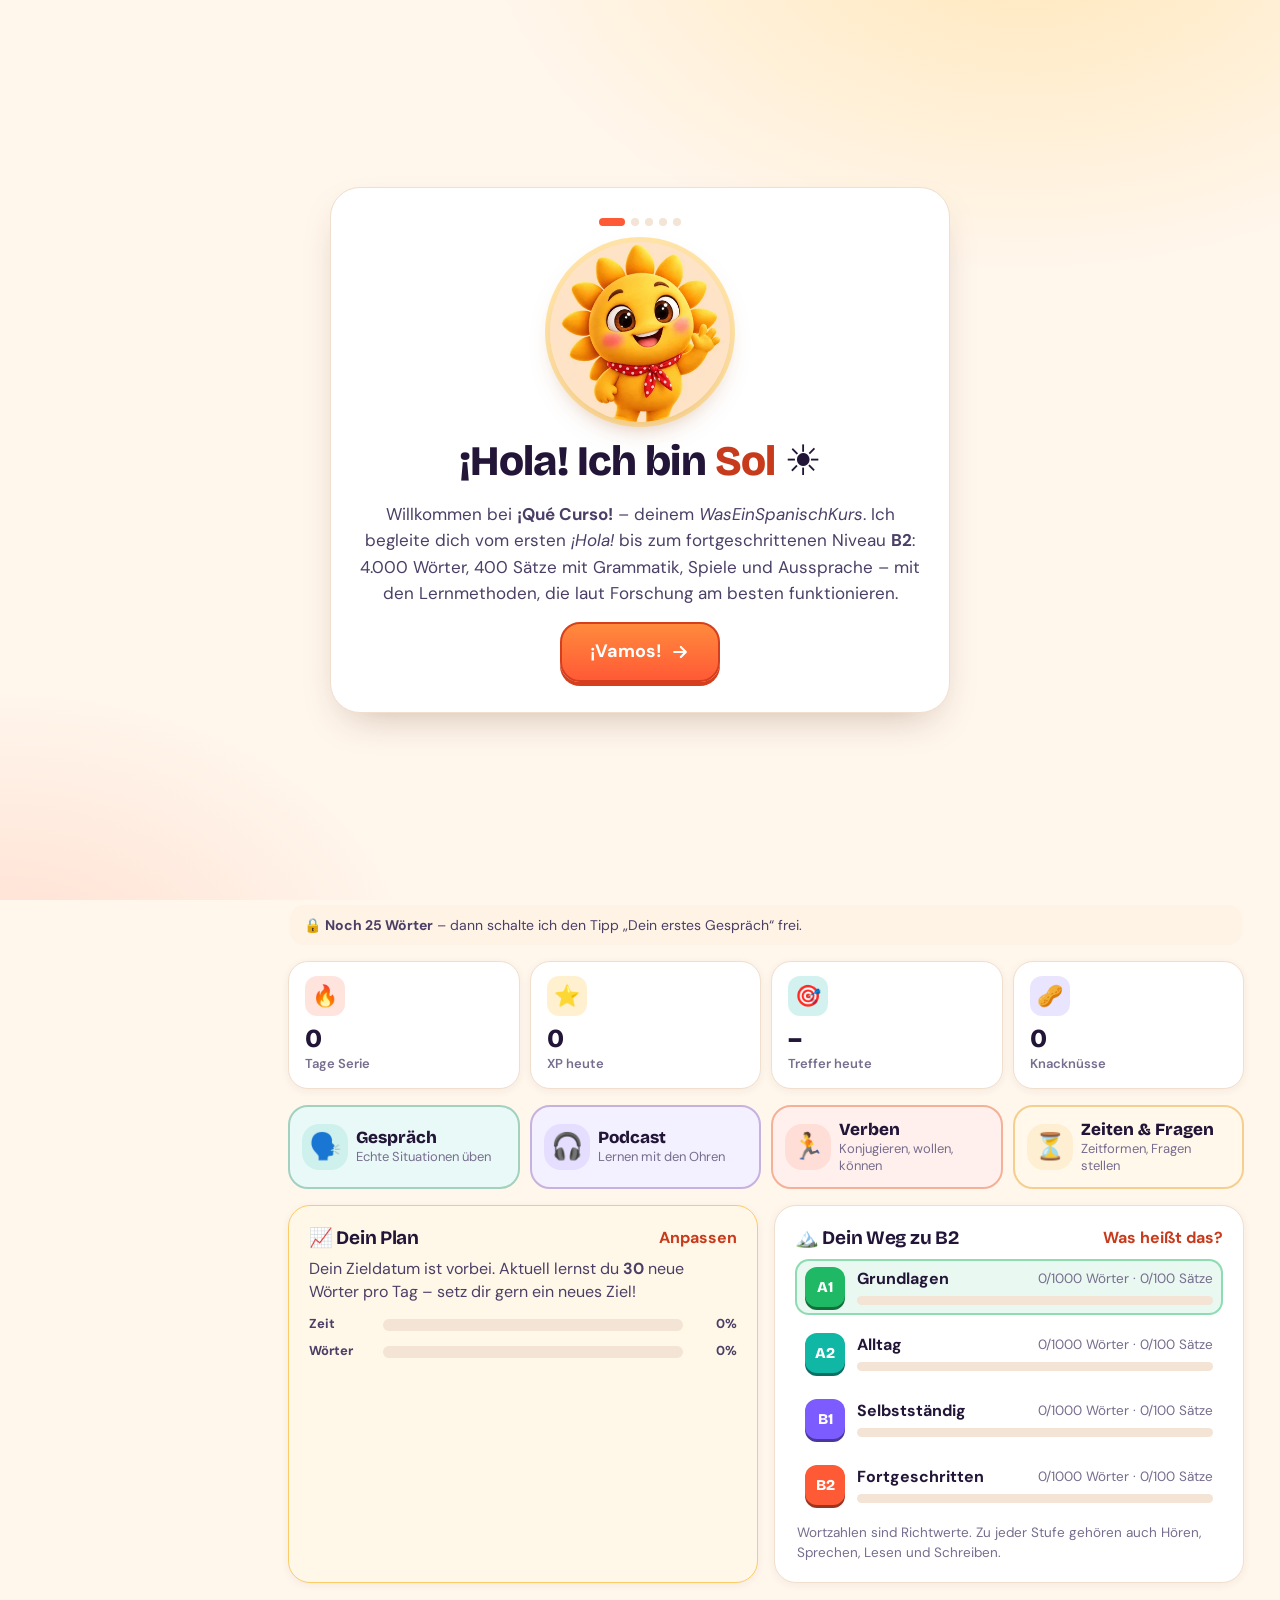
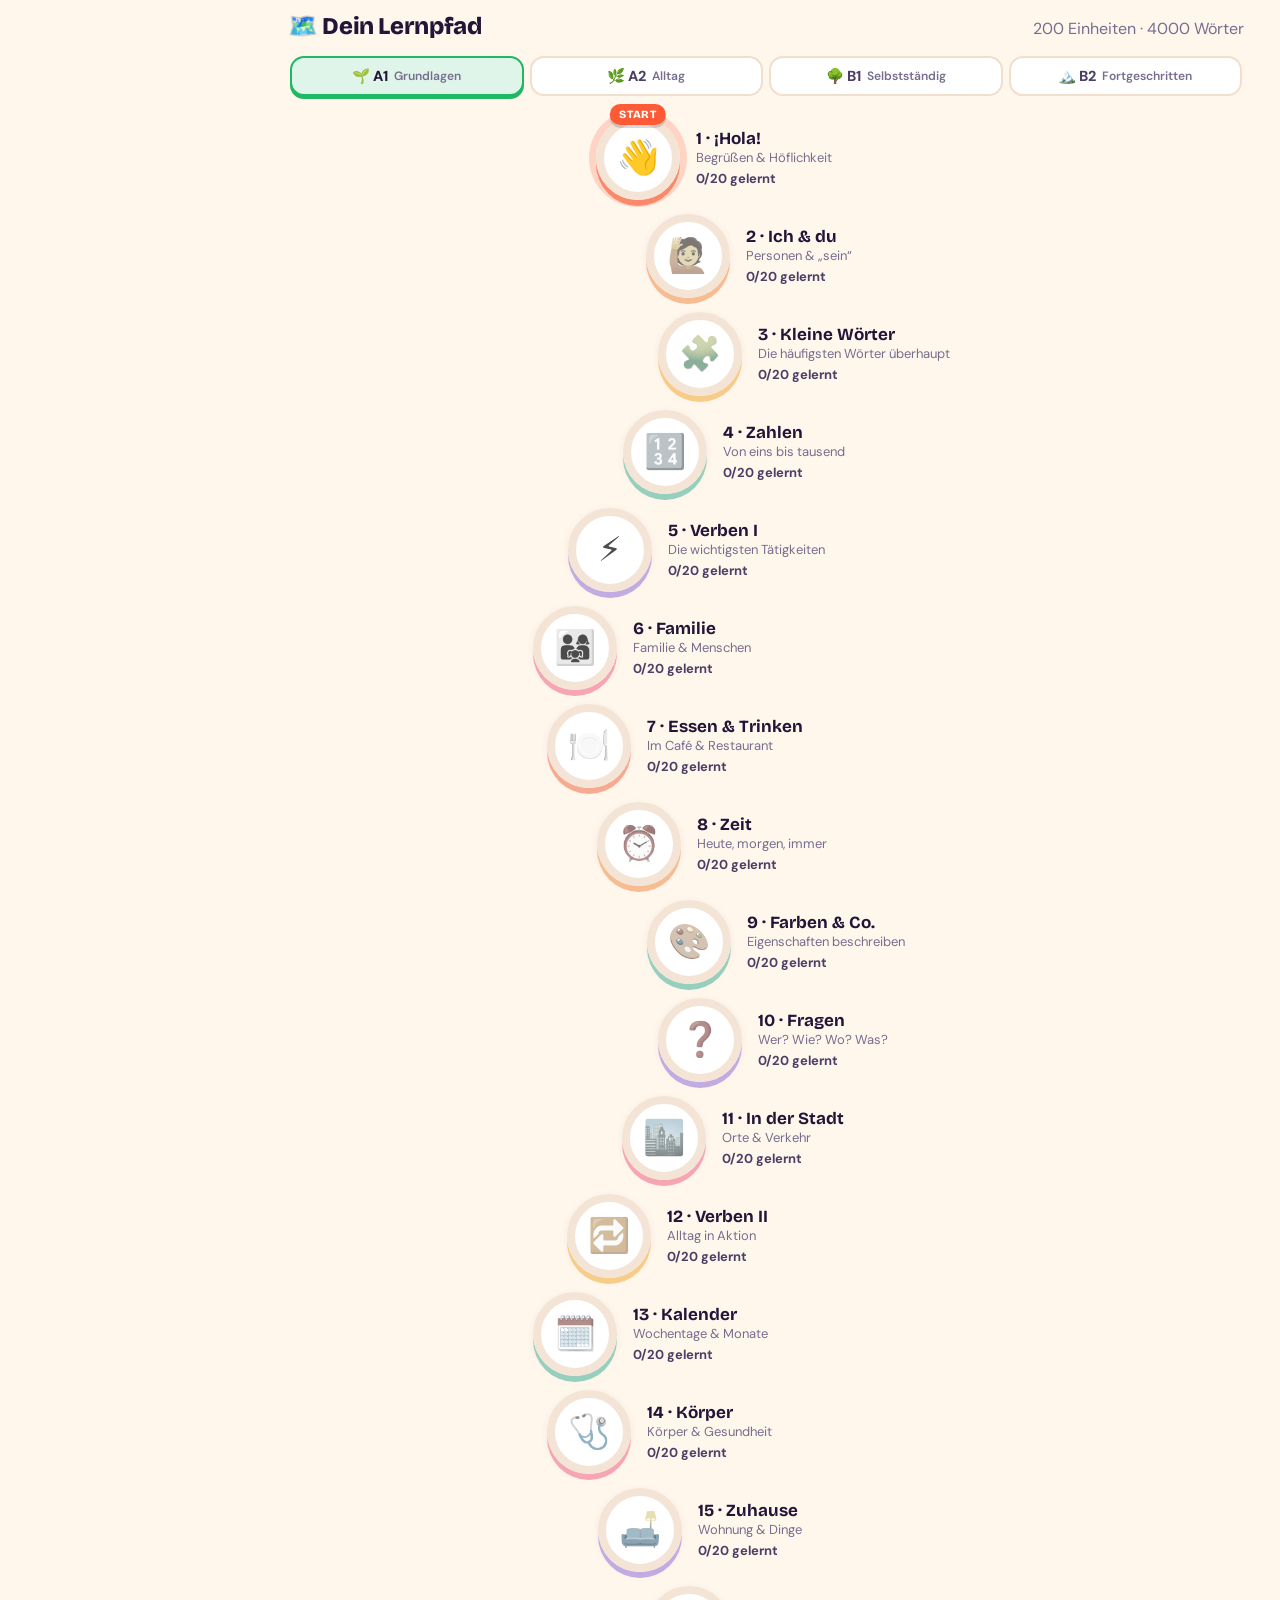
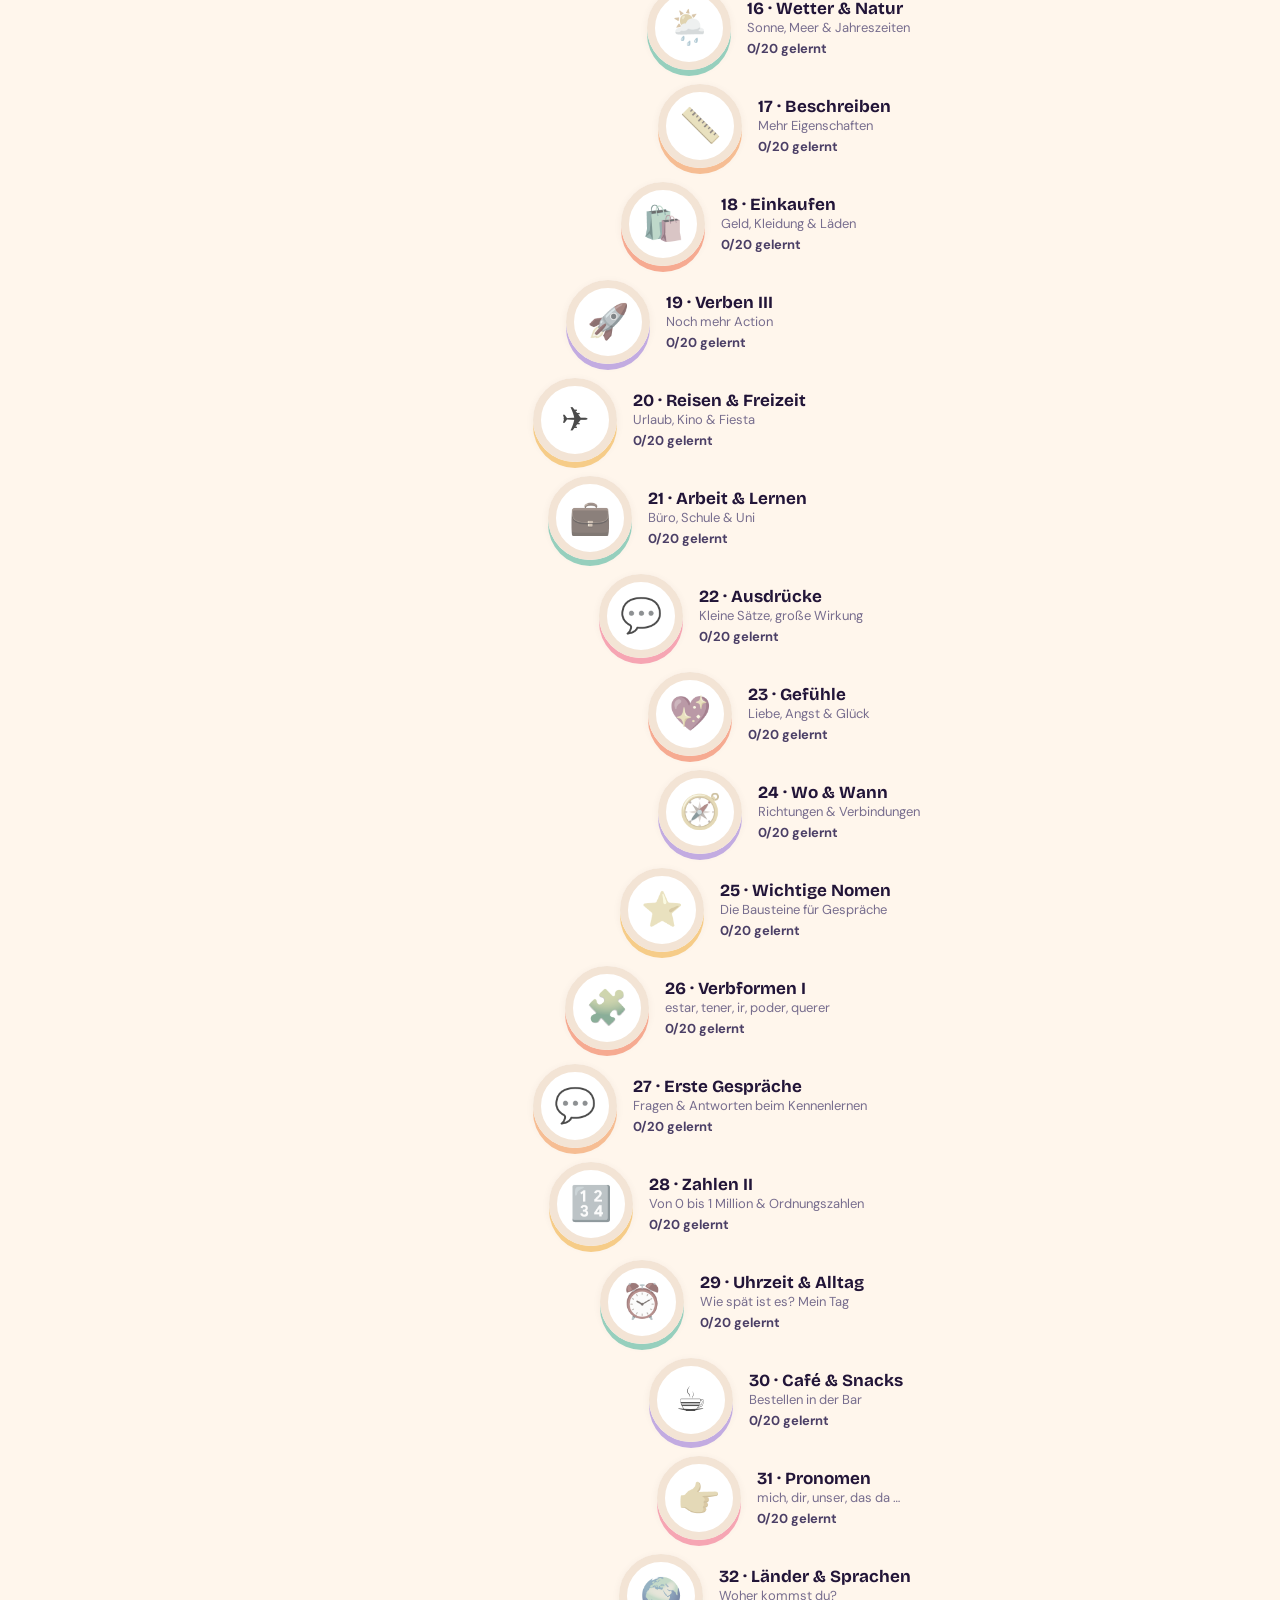
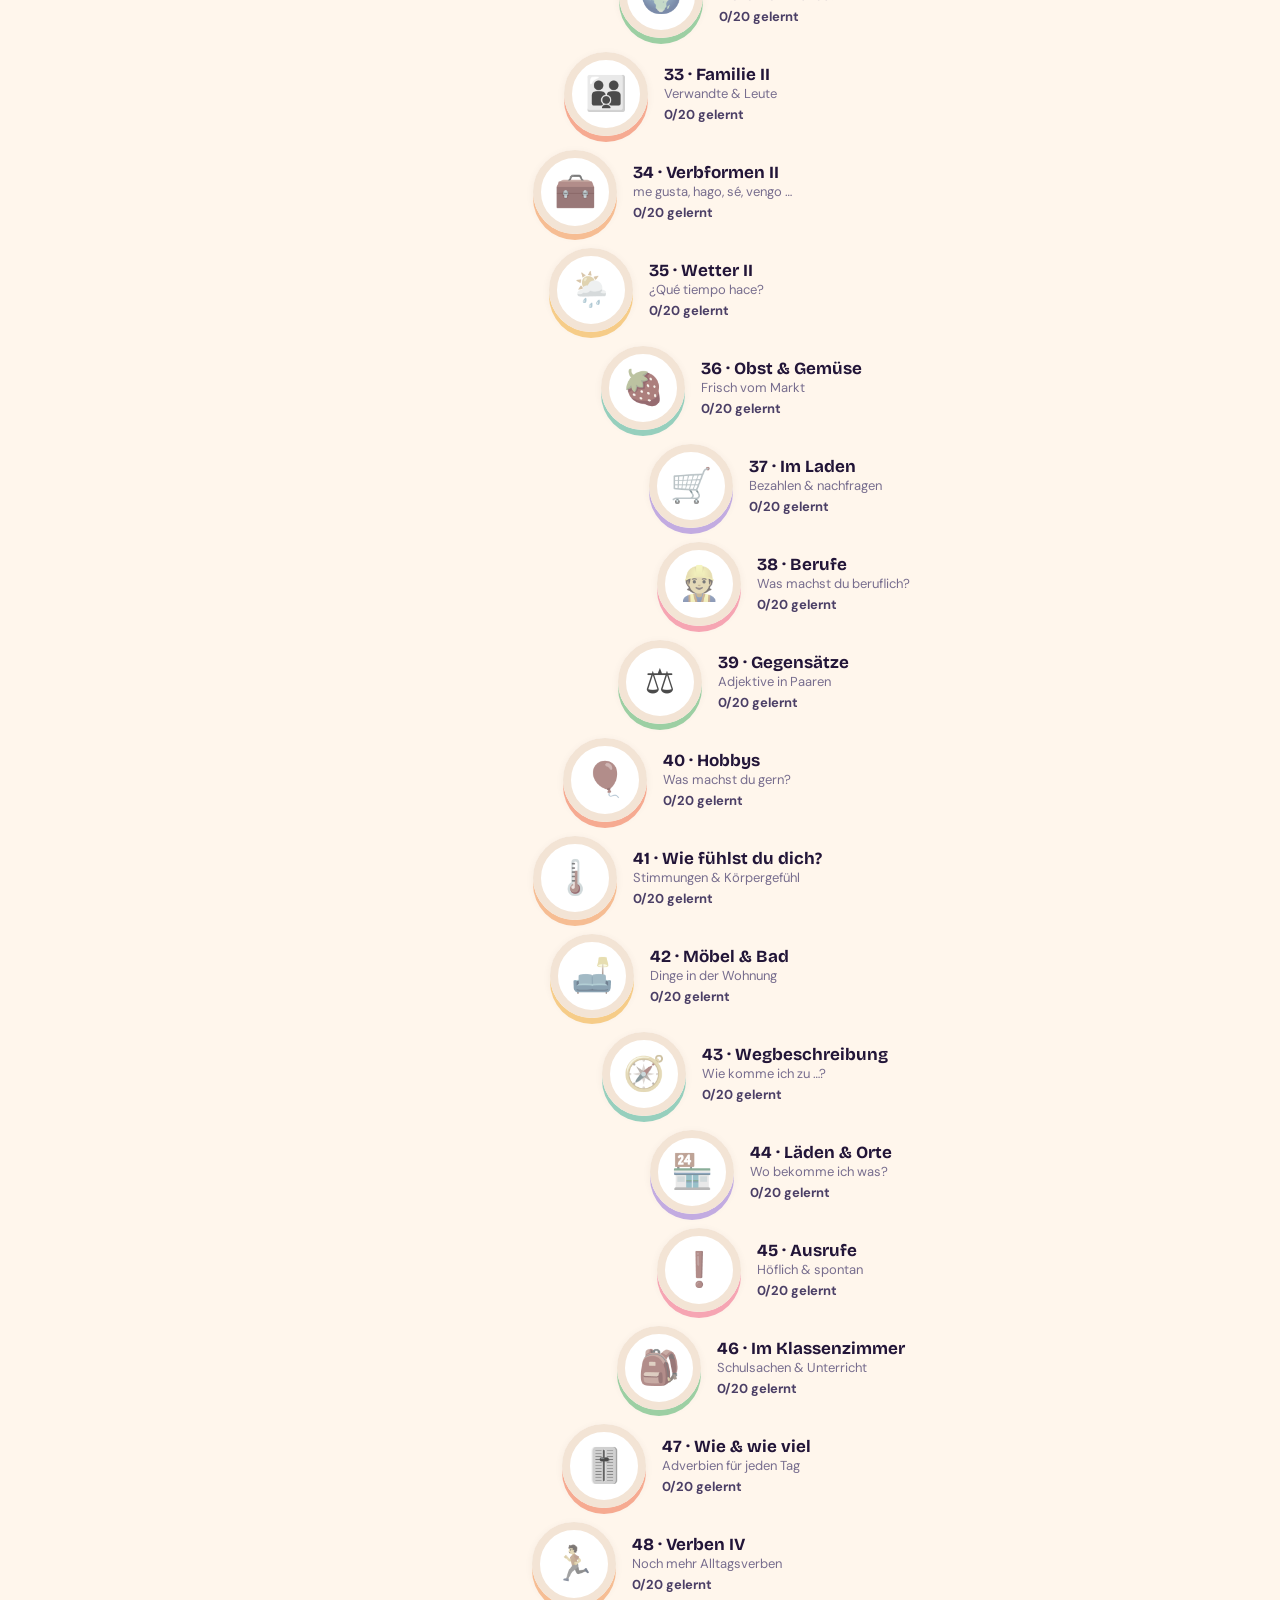
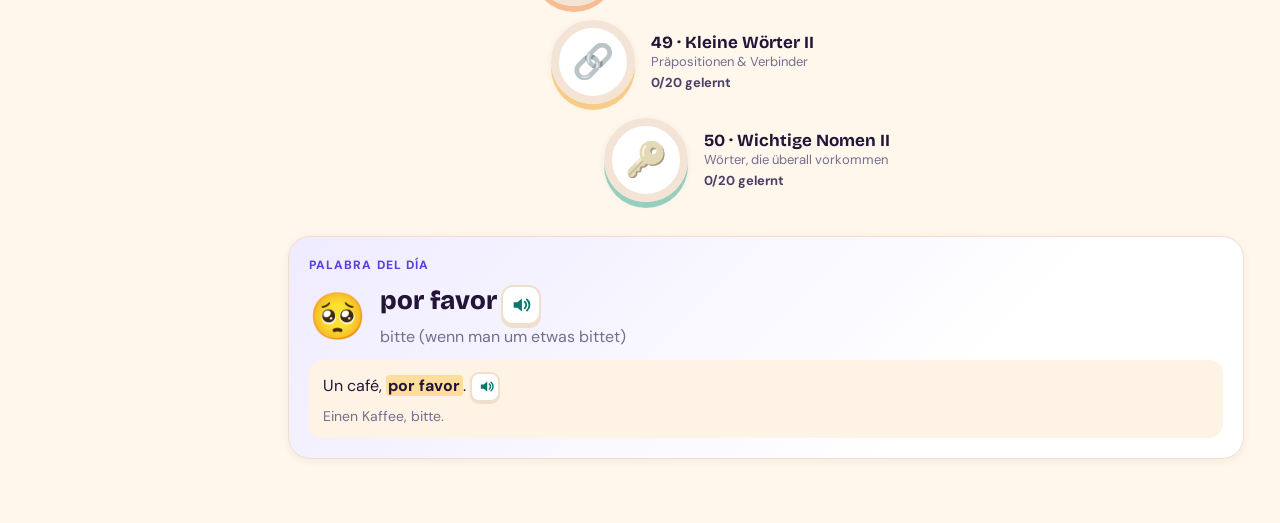
<file: index.html>
<!doctype html>
<html lang="de">
<head>
  <meta charset="utf-8">
  <meta name="viewport" content="width=device-width, initial-scale=1, viewport-fit=cover">
  <title>¡Qué Curso! – Spanisch lernen</title>
  <meta name="description" content="WasEinSpanischKurs – der spielerische Spanischkurs für Deutschsprachige: von A1 bis B2, 4.000 Wörter und 400 Sätze mit Spaced Repetition, Audio, Spielen und Coach Sol.">
  <meta name="theme-color" content="#FF5A36">
  <link rel="icon" type="image/png" href="assets/sol/favicon.png">
  <link rel="manifest" href="manifest.webmanifest">
  <link rel="apple-touch-icon" href="assets/icons/apple-touch-icon.png">
  <meta name="apple-mobile-web-app-capable" content="yes">
  <meta name="mobile-web-app-capable" content="yes">
  <meta name="apple-mobile-web-app-title" content="¡Qué Curso!">
  <meta name="apple-mobile-web-app-status-bar-style" content="default">
  <link rel="preload" as="image" href="assets/sol/wave.webp">
  <link rel="preconnect" href="https://fonts.googleapis.com">
  <link rel="preconnect" href="https://fonts.gstatic.com" crossorigin>
  <link href="https://fonts.googleapis.com/css2?family=Bricolage+Grotesque:opsz,wght@12..96,500;12..96,700;12..96,800&family=DM+Sans:ital,opsz,wght@0,9..40,400;0,9..40,500;0,9..40,700;1,9..40,400&display=swap" rel="stylesheet">
  <link rel="stylesheet" href="css/styles.css">
  <link rel="stylesheet" href="css/extra.css">
  <link rel="stylesheet" href="css/verbs.css">
  <link rel="stylesheet" href="css/talk.css">
  <link rel="stylesheet" href="css/podcast.css">
  <link rel="stylesheet" href="css/recs.css">
  <link rel="stylesheet" href="css/mobile.css">
</head>
<body>
  <div id="app"></div>
  <noscript>¡Qué Curso! braucht JavaScript. Bitte aktiviere es in deinem Browser.</noscript>

  <script src="js/vocab.js"></script>
  <script src="js/vocab-a2.js"></script>
  <script src="js/vocab-b1.js"></script>
  <script src="js/vocab-b2.js"></script>
  <!-- Ergänzungen (Ausbau auf 4.000 Wörter) – core.js sortiert alle Einheiten nach Stufe -->
  <script src="js/vocab-a1b.js"></script>
  <script src="js/vocab-a2b.js"></script>
  <script src="js/vocab-b1b.js"></script>
  <script src="js/vocab-b2b.js"></script>
  <script src="js/sentences.js"></script>
  <script src="js/guide.js"></script>
  <script src="js/verbs-data.js"></script>
  <script src="js/tenses-data.js"></script>
  <script src="js/core.js"></script>
  <script src="js/audio.js"></script>
  <script src="js/ui.js"></script>
  <script src="js/verbs.js"></script>
  <script src="js/session.js"></script>
  <script src="js/drills.js"></script>
  <script src="js/games.js"></script>
  <script src="js/screens.js"></script>
  <script src="js/screens-verbs.js"></script>
  <script src="js/talk-a1.js"></script>
  <script src="js/talk-a2.js"></script>
  <script src="js/talk-b.js"></script>
  <script src="js/talk-engine.js"></script>
  <script src="js/talk.js"></script>
  <script src="js/podcast-build.js"></script>
  <script src="js/podcast.js"></script>
  <script src="js/recs.js"></script>
  <script src="js/screens-learn.js"></script>
  <script src="js/app.js"></script>
  <script src="js/pwa.js"></script>
</body>
</html>
</file>
<file: css/styles.css>
/* ¡Qué Curso! – Design
   Warm, sonnig, verspielt: Chili-Orange, Safran, Türkis & Violett. Hell- und Dunkelmodus. */

:root {
  --bg: #FFF6EC;
  --surface: #FFFFFF;
  --surface-2: #FFF3E6;
  --ink: #221538;
  --ink-2: #4B3F66;
  --muted: #776D8E;
  --line: #F0DFCD;
  --track: #F3E4D5;

  --primary: #FF5A36;
  --primary-2: #FF8A3D;
  --primary-dk: #D63F1E;
  --primary-ink: #C73A1B;
  --sun: #FFC23D;
  --sun-ink: #9A6400;
  --teal: #10B7A5;
  --teal-dk: #0B8C7E;
  --teal-ink: #08786C;
  --violet: #7C5CFF;
  --violet-ink: #5B3FE0;
  --pink: #FF4F8B;

  --good: #1FB864; --good-dk: #15924D; --good-ink: #117A3F; --good-bg: #E3F8EB;
  --bad: #F0444B; --bad-dk: #C92F35; --bad-ink: #B4232A; --bad-bg: #FFE8E6;

  --ring-intro: #FFC9B8;
  --ring-learned: #FF5A36;

  /* Diagramme (validiert: CVD-sicher, Kontrast ≥ 3:1) */
  --c1: #E8502E; --c2: #0E9E8F; --plan: #A99FBF;
  --lv0: #EFE3D6; --lv1: #F6926F; --lv2: #EE7048; --lv3: #DD5530; --lv4: #C0421F; --lv5: #9C3415; --lv6: #78270E;

  --shadow-sm: 0 2px 8px rgba(90, 45, 20, .06);
  --shadow: 0 16px 40px -18px rgba(90, 40, 20, .35);
  --radius: 22px;
  --font-d: 'Bricolage Grotesque', ui-rounded, 'Segoe UI', system-ui, sans-serif;
  --font: 'DM Sans', system-ui, -apple-system, 'Segoe UI', Roboto, sans-serif;
  color-scheme: light;
}

@media (prefers-color-scheme: dark) {
  :root:not([data-theme="light"]) {
    --bg: #130E21; --surface: #1F1836; --surface-2: #2A2147;
    --ink: #F7F2FF; --ink-2: #D5CBF0; --muted: #A195C4; --line: #362C5A; --track: #342A57;
    --primary: #FF6A45; --primary-dk: #C4431F; --primary-ink: #FF8E6E;
    --sun-ink: #FFD27A; --teal-ink: #4FE0CF; --violet-ink: #B6A4FF;
    --good-ink: #62E394; --good-bg: #163A2A; --bad-ink: #FF9095; --bad-bg: #43202B;
    --ring-intro: #6E3A36; --ring-learned: #FF6A45;
    --c1: #D9542F; --c2: #14A091; --plan: #8A80A8;
    --lv0: #342A57; --lv1: #A63A18; --lv2: #C44A22; --lv3: #DE5E33; --lv4: #EE7A52; --lv5: #F59C7C; --lv6: #FABDA6;
    --shadow-sm: 0 2px 8px rgba(0, 0, 0, .25);
    --shadow: 0 18px 44px -18px rgba(0, 0, 0, .7);
    color-scheme: dark;
  }
}
:root[data-theme="dark"] {
  --bg: #130E21; --surface: #1F1836; --surface-2: #2A2147;
  --ink: #F7F2FF; --ink-2: #D5CBF0; --muted: #A195C4; --line: #362C5A; --track: #342A57;
  --primary: #FF6A45; --primary-dk: #C4431F; --primary-ink: #FF8E6E;
  --sun-ink: #FFD27A; --teal-ink: #4FE0CF; --violet-ink: #B6A4FF;
  --good-ink: #62E394; --good-bg: #163A2A; --bad-ink: #FF9095; --bad-bg: #43202B;
  --ring-intro: #6E3A36; --ring-learned: #FF6A45;
  --c1: #D9542F; --c2: #14A091; --plan: #8A80A8;
  --lv0: #342A57; --lv1: #A63A18; --lv2: #C44A22; --lv3: #DE5E33; --lv4: #EE7A52; --lv5: #F59C7C; --lv6: #FABDA6;
  --shadow-sm: 0 2px 8px rgba(0, 0, 0, .25);
  --shadow: 0 18px 44px -18px rgba(0, 0, 0, .7);
  color-scheme: dark;
}

/* ---------------- Basis ---------------- */
*, *::before, *::after { box-sizing: border-box; }
html { -webkit-text-size-adjust: 100%; }
body {
  margin: 0;
  font-family: var(--font);
  font-size: 16px;
  line-height: 1.45;
  color: var(--ink);
  background:
    radial-gradient(1100px 600px at 105% -10%, color-mix(in srgb, var(--sun) 22%, transparent), transparent 60%),
    radial-gradient(900px 520px at -10% 105%, color-mix(in srgb, var(--teal) 12%, transparent), transparent 60%),
    var(--bg);
  background-attachment: fixed;
  min-height: 100vh;
  -webkit-font-smoothing: antialiased;
}
h1, h2, h3, h4 { font-family: var(--font-d); letter-spacing: -.015em; line-height: 1.12; }
button { font-family: inherit; }
a { color: var(--primary-ink); }
::selection { background: color-mix(in srgb, var(--sun) 55%, transparent); }
:focus-visible { outline: 3px solid color-mix(in srgb, var(--teal) 70%, transparent); outline-offset: 2px; }
mark { background: color-mix(in srgb, var(--sun) 45%, transparent); color: inherit; padding: 0 .15em; border-radius: .25em; font-weight: 700; }
.ic { width: 22px; height: 22px; flex: none; }

.muted { color: var(--muted); }
.small { font-size: 13.5px; }
.center { text-align: center; }
.row { display: flex; align-items: center; gap: 10px; }
.row.end { justify-content: flex-end; }
.row.center { justify-content: center; }
.row.between { justify-content: space-between; }
.row.wrap { flex-wrap: wrap; }
.gap { gap: 12px; }
.link { color: var(--primary-ink); font-weight: 700; text-decoration: none; }
.link:hover { text-decoration: underline; }
.warn-text { color: var(--bad-ink); font-size: 14px; }
.empty { text-align: center; padding: 40px 16px; color: var(--muted); }

/* ---------------- Layout ---------------- */
#app { display: grid; grid-template-columns: 1fr; min-height: 100vh; }
.main { min-width: 0; }
.sidebar { display: none; }
.topbar {
  position: sticky; top: 0; z-index: 20;
  display: flex; align-items: center; justify-content: space-between; gap: 10px;
  padding: 10px 16px;
  background: color-mix(in srgb, var(--bg) 78%, transparent);
  backdrop-filter: blur(14px); -webkit-backdrop-filter: blur(14px);
}
.brand-mini { display: flex; align-items: center; gap: 6px; font: 800 19px var(--font-d); color: var(--ink); text-decoration: none; letter-spacing: -.02em; white-space: nowrap; }
.xp-l { margin-left: 3px; font-size: 12px; color: var(--muted); }
@media (max-width: 400px) {
  .brand-mini { font-size: 17px; }
  .chip-top { padding: 6px 10px; }
  .xp-l { display: none; }
}
.top-right { display: flex; gap: 8px; align-items: center; margin-left: auto; }
.chip-top { display: inline-flex; align-items: center; gap: 5px; padding: 7px 12px; border-radius: 999px; background: var(--surface); border: 2px solid var(--line); font-size: 14px; white-space: nowrap; }
.chip-top.streak.on { border-color: color-mix(in srgb, var(--primary) 45%, var(--line)); }
.view { max-width: 1040px; margin: 0 auto; padding: 6px 16px 112px; }

.bottom-nav {
  position: fixed; left: 0; right: 0; bottom: 0; z-index: 30;
  display: grid; grid-template-columns: repeat(5, 1fr);
  padding: 6px 6px calc(6px + env(safe-area-inset-bottom));
  background: var(--surface); border-top: 1px solid var(--line);
  box-shadow: 0 -10px 30px -18px rgba(0, 0, 0, .3);
}
.nav-a {
  display: flex; flex-direction: column; align-items: center; gap: 2px;
  padding: 6px 0; border-radius: 14px;
  font-size: 11.5px; font-weight: 700; color: var(--muted); text-decoration: none;
  transition: color .15s, background .15s;
  --nav-cut: var(--surface);
}
.nav-a .ic { width: 24px; height: 24px; }
.nav-a:hover { color: var(--ink-2); }
.nav-a.on { color: var(--primary-ink); background: color-mix(in srgb, var(--primary) 11%, transparent); }
body.in-session .bottom-nav { display: none; }

@media (min-width: 960px) {
  #app { grid-template-columns: 252px 1fr; }
  .sidebar {
    display: flex; flex-direction: column; gap: 22px;
    position: sticky; top: 0; height: 100vh;
    padding: 22px 16px;
    border-right: 1px solid var(--line);
    background: color-mix(in srgb, var(--surface) 65%, transparent);
    backdrop-filter: blur(10px);
  }
  .bottom-nav { display: none; }
  .brand-mini { visibility: hidden; }
  .view { padding: 4px 36px 64px; }
  .topbar { padding: 14px 36px; }
}
.brand { display: flex; align-items: center; gap: 10px; text-decoration: none; color: var(--ink); }
.brand b { display: block; font: 800 23px var(--font-d); letter-spacing: -.02em; }
.brand span { display: block; font-size: 12px; color: var(--muted); font-weight: 600; }
.side-nav { display: flex; flex-direction: column; gap: 4px; }
.side-nav .nav-a { flex-direction: row; gap: 12px; font-size: 15.5px; padding: 11px 14px; }
.side-goal { margin-top: auto; padding: 14px; border-radius: 18px; background: var(--surface); border: 1px solid var(--line); font-size: 14px; }
.sg-head { display: flex; justify-content: space-between; font-weight: 700; margin-bottom: 8px; }
.sg-sub { margin-top: 8px; font-size: 13px; color: var(--muted); }

/* ---------------- Buttons ---------------- */
.btn {
  --b: var(--surface); --bd: var(--line); --fg: var(--ink);
  display: inline-flex; align-items: center; justify-content: center; gap: 8px;
  min-height: 46px; padding: 11px 18px;
  font: 700 15px/1.1 var(--font); color: var(--fg); text-decoration: none;
  background: var(--b); border: 2px solid var(--bd); border-radius: 16px;
  box-shadow: 0 4px 0 var(--bd);
  cursor: pointer; user-select: none;
  transition: transform .08s, box-shadow .08s, filter .15s;
}
.btn:hover { filter: brightness(1.05); }
.btn:active { transform: translateY(3px); box-shadow: 0 1px 0 var(--bd); }
.btn:disabled { opacity: .5; cursor: not-allowed; transform: none; }
.btn .ic { width: 20px; height: 20px; }
.btn.primary { --b: var(--primary); --bd: var(--primary-dk); --fg: #fff; background: linear-gradient(180deg, var(--primary-2), var(--primary)); }
.btn.good { --b: var(--good); --bd: var(--good-dk); --fg: #fff; }
.btn.bad { --b: var(--bad); --bd: var(--bad-dk); --fg: #fff; }
.btn.teal { --b: var(--teal); --bd: var(--teal-dk); --fg: #fff; }
.btn.danger { --b: var(--surface); --bd: color-mix(in srgb, var(--bad) 55%, var(--line)); --fg: var(--bad-ink); }
.btn.ghost { --b: var(--surface); --bd: var(--line); --fg: var(--ink); }
.btn.big { min-height: 52px; padding: 13px 22px; font-size: 16px; }
.btn.huge { min-height: 60px; padding: 16px 28px; font-size: 18px; border-radius: 20px; }
.btn.wide { width: 100%; }
.btn.small { min-height: 36px; padding: 7px 12px; font-size: 13.5px; border-radius: 12px; }
.file-btn { position: relative; }

.icon-btn {
  display: inline-grid; place-items: center; width: 42px; height: 42px; flex: none;
  border-radius: 14px; border: 2px solid var(--line); background: var(--surface); color: var(--ink-2);
  cursor: pointer; text-decoration: none; transition: transform .1s;
}
.icon-btn:hover { color: var(--ink); }
.icon-btn:active { transform: scale(.94); }

.say {
  display: inline-grid; place-items: center; width: 40px; height: 40px; flex: none; vertical-align: middle;
  border-radius: 12px; border: 2px solid var(--line); background: var(--surface); color: var(--teal-ink);
  box-shadow: 0 3px 0 var(--line); cursor: pointer; transition: transform .08s;
}
.say:active { transform: translateY(2px); box-shadow: 0 1px 0 var(--line); }
.say .ic { width: 22px; height: 22px; }
.say.big { width: 58px; height: 58px; border-radius: 18px; background: var(--teal); color: #fff; border-color: var(--teal-dk); box-shadow: 0 4px 0 var(--teal-dk); }
.say.big .ic { width: 30px; height: 30px; }
.say.slow { color: var(--violet-ink); }
.say.mini { width: 30px; height: 30px; border-radius: 9px; box-shadow: 0 2px 0 var(--line); }
.say.mini .ic { width: 17px; height: 17px; }
.say.speaking, .listen-big.speaking { animation: pulse .9s ease-in-out infinite; }

.pill { display: inline-flex; align-items: center; gap: 6px; padding: 4px 10px; border-radius: 999px; font: 800 11.5px var(--font); letter-spacing: .04em; text-transform: uppercase; }
.pill.new, .pill.st-new { background: color-mix(in srgb, var(--sun) 30%, transparent); color: var(--sun-ink); }
.pill.st-learning { background: color-mix(in srgb, var(--primary) 16%, transparent); color: var(--primary-ink); }
.pill.st-learned { background: color-mix(in srgb, var(--teal) 18%, transparent); color: var(--teal-ink); }
.pill.st-master { background: color-mix(in srgb, var(--violet) 18%, transparent); color: var(--violet-ink); }
.pill.st-leech { background: color-mix(in srgb, var(--bad) 16%, transparent); color: var(--bad-ink); }

.card { background: var(--surface); border: 1px solid var(--line); border-radius: var(--radius); padding: 20px; box-shadow: var(--shadow-sm); }
.bar { height: 12px; border-radius: 999px; background: var(--track); overflow: hidden; }
.bar i { display: block; height: 100%; border-radius: inherit; background: linear-gradient(90deg, var(--sun), var(--primary)); transition: width .6s cubic-bezier(.3, 1.2, .5, 1); }

/* ---------------- Maskottchen & Ringe ---------------- */
.mascot { display: block; overflow: visible; }
.mascot .rays { transform-origin: 60px 60px; animation: spin 24s linear infinite; }
.mascot.mood-party, .mascot.mood-cool { animation: bounce 1.2s ease-in-out infinite; }
.ring { position: relative; display: grid; place-items: center; flex: none; }
.ring svg { position: absolute; inset: 0; }
.ring svg circle { transition: stroke-dasharray .8s cubic-bezier(.3, 1.1, .5, 1); }
.ring-in { position: relative; display: flex; flex-direction: column; align-items: center; text-align: center; line-height: 1.1; }

/* ---------------- Start: Hero ---------------- */
.hero {
  position: relative; overflow: hidden;
  display: grid; grid-template-columns: 1fr; gap: 20px;
  margin-top: 6px; padding: 26px 22px;
  border-radius: 30px; color: #fff;
  background: linear-gradient(135deg, #FF4F3A 0%, #FF7A3D 42%, #FFB43A 100%);
  box-shadow: var(--shadow);
}
.hero::before { content: ''; position: absolute; right: -90px; top: -110px; width: 320px; height: 320px; border-radius: 50%; background: rgba(255, 255, 255, .13); }
.hero::after { content: ''; position: absolute; left: 32%; bottom: -150px; width: 300px; height: 300px; border-radius: 50%; background: rgba(255, 255, 255, .08); }
.hero > * { position: relative; z-index: 1; }
.hero-greet { font-weight: 700; font-size: 16px; opacity: .95; }
.hero h1 { font-size: clamp(28px, 4.8vw, 46px); font-weight: 800; margin: 6px 0 10px; line-height: 1.08; }
.hero .hl { display: inline-block; background: #fff; color: #D63F1E; padding: 0 .22em; border-radius: .22em; transform: rotate(-1.5deg); }
.hero .hl2 { display: inline-block; background: #2A1740; color: #fff; padding: 0 .22em; border-radius: .22em; transform: rotate(1deg); }
.hero-sub { margin: 0 0 16px; font-weight: 600; font-size: 15px; opacity: .96; }
.today { display: grid; grid-template-columns: 1fr 1fr; gap: 10px; margin-bottom: 18px; }
.td-item { display: flex; gap: 10px; align-items: center; padding: 12px 14px; border-radius: 18px; background: rgba(255, 255, 255, .17); border: 1px solid rgba(255, 255, 255, .35); font-size: 15px; }
.td-item.ok { background: rgba(255, 255, 255, .3); }
.td-item > div { flex: 1; min-width: 0; }
.td-ic { font-size: 24px; }
.mini-bar { height: 6px; border-radius: 99px; background: rgba(255, 255, 255, .3); margin-top: 6px; overflow: hidden; }
.mini-bar i { display: block; height: 100%; background: #fff; border-radius: inherit; }
.cta-row { display: flex; flex-wrap: wrap; align-items: center; gap: 12px; }
.hero .btn.primary { background: #fff; --bd: #A8321A; --fg: #C73A1B; color: #C73A1B; }
.goal-badge { background: rgba(255, 255, 255, .24); padding: 10px 14px; border-radius: 999px; font-weight: 800; }
.hero-side { display: flex; align-items: center; justify-content: center; position: relative; --track: rgba(255, 255, 255, .22); --ring-intro: rgba(255, 255, 255, .5); --ring-learned: #fff; }
.ring-num { font: 800 48px var(--font-d); letter-spacing: -.03em; }
.ring-lbl { font-size: 13px; font-weight: 700; }
.ring-sub { font-size: 12px; opacity: .85; margin-top: 3px; }
.hero-mascot { position: absolute; right: calc(50% - 150px); bottom: -24px; }
@media (min-width: 760px) {
  .hero { grid-template-columns: 1fr auto; padding: 34px 38px; }
  .hero-side { padding-right: 20px; }
  .hero-mascot { right: -20px; bottom: -26px; }
}
@media (max-width: 480px) { .today { grid-template-columns: 1fr; } .hero-mascot { right: 6px; } }

/* Kennzahlen */
.stat-row { display: grid; grid-template-columns: repeat(2, 1fr); gap: 10px; margin: 16px 0; }
@media (min-width: 760px) { .stat-row { grid-template-columns: repeat(4, 1fr); } }
.stat { display: flex; flex-direction: column; align-items: flex-start; gap: 1px; padding: 14px 16px; border-radius: 20px; background: var(--surface); border: 1px solid var(--line); color: var(--ink); font: inherit; text-align: left; box-shadow: var(--shadow-sm); }
.stat .s-ic { font-size: 21px; width: 40px; height: 40px; display: grid; place-items: center; border-radius: 12px; margin-bottom: 6px; }
.stat b { font: 800 26px var(--font-d); }
.stat span:last-child { font-size: 13px; color: var(--muted); font-weight: 600; }
button.stat { cursor: pointer; transition: transform .12s; }
button.stat:not(:disabled):hover { transform: translateY(-2px); }
button.stat:disabled { cursor: default; }
.t-red .s-ic { background: color-mix(in srgb, var(--primary) 16%, transparent); }
.t-sun .s-ic { background: color-mix(in srgb, var(--sun) 24%, transparent); }
.t-teal .s-ic { background: color-mix(in srgb, var(--teal) 18%, transparent); }
.t-violet .s-ic { background: color-mix(in srgb, var(--violet) 16%, transparent); }

.plan-card.warn { border-color: color-mix(in srgb, var(--sun) 70%, var(--line)); background: color-mix(in srgb, var(--sun) 12%, var(--surface)); }
.plan-head { display: flex; justify-content: space-between; align-items: center; }
.plan-head h3 { margin: 0; font-size: 19px; }
.plan-card p { margin: 8px 0 12px; color: var(--ink-2); }
.pb { display: grid; grid-template-columns: 64px 1fr 44px; align-items: center; gap: 10px; font-size: 13px; font-weight: 700; color: var(--ink-2); margin-top: 8px; }
.pb em { font-style: normal; text-align: right; }
.bar i.time { background: linear-gradient(90deg, var(--violet), var(--pink)); }

.sec-head { display: flex; align-items: baseline; justify-content: space-between; flex-wrap: wrap; gap: 4px 10px; margin: 30px 0 12px; }
.sec-head h2 { margin: 0; font-size: 24px; font-weight: 800; }

/* Lernpfad */
.path { display: flex; flex-direction: column; align-items: center; gap: 14px; padding: 8px 0 12px; --k: .45; }
@media (min-width: 640px) { .path { --k: 1; } }
.pn { display: flex; align-items: center; gap: 16px; width: 340px; max-width: 100%; transform: translateX(calc(var(--off) * var(--k))); }
.pn-btn { position: relative; border: 0; padding: 0; background: none; cursor: pointer; border-radius: 50%; flex: none; transition: transform .15s; }
.pn-btn:hover { transform: scale(1.05); }
.pn-btn:active { transform: scale(.96); }
.pn-btn .ring { background: var(--surface); border-radius: 50%; box-shadow: 0 6px 0 color-mix(in srgb, var(--uc) 40%, var(--line)), var(--shadow-sm); }
.pn-emoji { font-size: 34px; line-height: 1; }
.pn.todo .pn-emoji { filter: grayscale(.7); opacity: .7; }
.pn.done .pn-btn .ring { background: color-mix(in srgb, var(--uc) 16%, var(--surface)); }
.pn.current .pn-btn .ring { animation: bob 2.6s ease-in-out infinite; box-shadow: 0 0 0 7px color-mix(in srgb, var(--uc) 22%, transparent), 0 6px 0 color-mix(in srgb, var(--uc) 55%, var(--line)); }
.pn-flag { position: absolute; top: -12px; left: 50%; transform: translateX(-50%); padding: 4px 9px; border-radius: 999px; background: var(--uc); color: #fff; font: 800 11px var(--font-d); letter-spacing: .08em; box-shadow: 0 3px 0 rgba(0, 0, 0, .15); white-space: nowrap; }
.pn-label { min-width: 0; }
.pn-label b { display: block; font: 700 17px var(--font-d); }
.pn-label span { display: block; font-size: 13px; color: var(--muted); }
.pn-label .pn-count { font-weight: 700; color: var(--ink-2); margin-top: 2px; }

/* Wort des Tages */
.wod { margin-top: 22px; background: linear-gradient(135deg, color-mix(in srgb, var(--violet) 12%, var(--surface)), var(--surface) 70%); }
.wod-tag { font: 800 12px var(--font); letter-spacing: .09em; text-transform: uppercase; color: var(--violet-ink); }
.wod-main { display: flex; align-items: center; gap: 14px; margin: 10px 0; }
.wod-main b { font: 800 26px var(--font-d); }
.wod-emoji { font-size: 46px; }
.wod-ex, .wm-ex, .sh-ex { padding: 12px 14px; border-radius: 14px; background: var(--surface-2); text-align: left; width: 100%; }
.wod-ex small, .wm-ex small, .sh-ex small { display: block; color: var(--muted); margin-top: 4px; font-size: 14px; }

/* ---------------- Seitenköpfe, Suche, Filter ---------------- */
.page-head { padding: 8px 0 16px; }
.page-head h1 { font-size: clamp(28px, 5vw, 40px); font-weight: 800; margin: 4px 0 8px; }
.page-head p { margin: 0 0 8px; max-width: 64ch; }
.search { display: flex; align-items: center; gap: 10px; padding: 0 14px; border-radius: 16px; border: 2px solid var(--line); background: var(--surface); }
.search:focus-within { border-color: var(--teal); }
.search .ic { width: 20px; color: var(--muted); }
.search input { flex: 1; min-width: 0; border: 0; outline: 0; background: transparent; font: 500 16px var(--font); padding: 13px 0; color: var(--ink); }
.filters, .tabs { display: flex; gap: 8px; overflow-x: auto; padding: 12px 2px 4px; scrollbar-width: none; }
.filters::-webkit-scrollbar, .tabs::-webkit-scrollbar { display: none; }
.fchip, .tab { flex: none; padding: 8px 13px; border-radius: 999px; border: 2px solid var(--line); background: var(--surface); font: 700 14px var(--font); color: var(--ink-2); cursor: pointer; }
.fchip span { color: var(--muted); font-weight: 600; margin-left: 3px; }
.fchip.on { background: var(--ink); color: var(--bg); border-color: var(--ink); }
.fchip.on span { color: inherit; opacity: .7; }
.tab { border-radius: 14px; padding: 10px 14px; }
.tab.on { background: var(--primary); color: #fff; border-color: var(--primary-dk); box-shadow: 0 3px 0 var(--primary-dk); }

/* ---------------- Wörterbuch ---------------- */
.wgroup { background: var(--surface); border: 1px solid var(--line); border-radius: 20px; margin-bottom: 10px; overflow: hidden; }
.wgroup summary { display: flex; align-items: center; gap: 10px; padding: 14px 16px; cursor: pointer; list-style: none; }
.wgroup summary::-webkit-details-marker { display: none; }
.wgroup summary::after { content: '›'; font-size: 22px; color: var(--muted); transition: transform .2s; margin-left: 6px; }
.wgroup[open] summary::after { transform: rotate(90deg); }
.wg-emoji { font-size: 24px; }
.wg-bar { margin-left: auto; width: 70px; height: 8px; border-radius: 99px; background: var(--track); overflow: hidden; flex: none; }
.wg-bar i { display: block; height: 100%; background: var(--uc); }
.wlist { padding: 0 8px 8px; }
.wrow { display: flex; align-items: center; gap: 12px; padding: 9px 10px; border-radius: 14px; cursor: pointer; }
.wrow:hover, .wrow:focus-visible { background: var(--surface-2); }
.we { font-size: 26px; width: 36px; text-align: center; flex: none; }
.wt { flex: 1; min-width: 0; }
.wt b { display: block; font-size: 16.5px; }
.wt span { display: block; color: var(--muted); font-size: 14px; white-space: nowrap; overflow: hidden; text-overflow: ellipsis; }
.st-new .wt b { color: var(--ink-2); font-weight: 600; }
.dots { display: inline-flex; gap: 3px; flex: none; }
.dots i { width: 7px; height: 7px; border-radius: 50%; background: var(--track); }
.dots i.on.l1 { background: var(--lv1); } .dots i.on.l2 { background: var(--lv2); } .dots i.on.l3 { background: var(--lv3); }
.dots i.on.l4 { background: var(--lv4); } .dots i.on.l5 { background: var(--lv5); } .dots i.on.l6 { background: var(--lv6); }

/* ---------------- Guía ---------------- */
.guide h2 { font-size: 28px; font-weight: 800; margin: 0 0 6px; }
.guide h3 { font-size: 21px; margin: 26px 0 10px; }
.guide .lead { font-size: 17px; color: var(--ink-2); margin: 0 0 18px; }
.guide p, .guide li { line-height: 1.62; }
.g-cards { display: grid; grid-template-columns: repeat(auto-fill, minmax(260px, 1fr)); gap: 12px; }
.g-card { padding: 16px; border-radius: 18px; background: var(--surface-2); border: 1px solid var(--line); }
.g-card h4 { margin: 6px 0; font-size: 17px; }
.g-card p { margin: 0; font-size: 14.5px; color: var(--ink-2); }
.g-ic { font-size: 28px; }
.g-steps { padding-left: 22px; }
.g-steps li { margin-bottom: 8px; }
.g-list { padding-left: 20px; }
.g-note { margin-top: 20px; padding: 14px 16px; border-radius: 16px; background: color-mix(in srgb, var(--sun) 16%, var(--surface)); border: 1px solid color-mix(in srgb, var(--sun) 50%, transparent); line-height: 1.55; }
.g-rules { display: grid; gap: 10px; }
.g-rule { display: grid; grid-template-columns: 130px 1fr; gap: 14px; align-items: start; padding: 14px; border-radius: 16px; background: var(--surface-2); border: 1px solid var(--line); line-height: 1.6; }
.g-rule.warn { background: color-mix(in srgb, var(--primary) 7%, var(--surface)); border-color: color-mix(in srgb, var(--primary) 30%, var(--line)); }
.g-l { font: 800 18px var(--font-d); color: var(--primary-ink); }
.g-mini { font-size: 13px; color: var(--muted); }
@media (max-width: 560px) { .g-rule { grid-template-columns: 1fr; gap: 4px; } }
b[data-say] { cursor: pointer; color: var(--teal-ink); border-bottom: 2px dotted currentColor; font-weight: 700; border-radius: 3px; transition: background .15s; }
b[data-say]:hover, b[data-say].speaking { background: color-mix(in srgb, var(--teal) 16%, transparent); }
.g-table-wrap { overflow-x: auto; }
.g-table { border-collapse: collapse; width: 100%; min-width: 460px; font-size: 15px; }
.g-table th, .g-table td { padding: 8px 10px; border-bottom: 1px solid var(--line); text-align: left; }
.g-table th { font-family: var(--font-d); }
.g-table strong { color: var(--primary-ink); }
.g-two { display: grid; grid-template-columns: 1fr 1fr; gap: 12px; }
@media (max-width: 560px) { .g-two { grid-template-columns: 1fr; } }
.g-ff { display: grid; grid-template-columns: repeat(auto-fill, minmax(240px, 1fr)); gap: 10px; }
.g-ffi { padding: 14px; border-radius: 16px; background: var(--surface-2); border: 1px solid var(--line); display: flex; flex-direction: column; gap: 2px; }
.g-ffi b { font-size: 18px; width: fit-content; }
.g-ffi span { font-weight: 600; }
.g-ffi em { font-style: normal; font-size: 13.5px; color: var(--bad-ink); }
.g-chips { display: flex; flex-wrap: wrap; gap: 8px; }
.g-chips b[data-say] { padding: 6px 12px; border-radius: 999px; background: var(--good-bg); border: 0; color: var(--good-ink); }

/* ---------------- Spielhalle ---------------- */
.game-grid { display: grid; grid-template-columns: repeat(auto-fill, minmax(240px, 1fr)); gap: 14px; }
.game-card {
  display: flex; flex-direction: column; gap: 8px; padding: 20px; text-align: left;
  border-radius: 24px; border: 2px solid var(--line); color: var(--ink); font: inherit; cursor: pointer;
  background: linear-gradient(160deg, color-mix(in srgb, var(--gc) 17%, var(--surface)), var(--surface) 62%);
  box-shadow: 0 6px 0 color-mix(in srgb, var(--gc) 45%, var(--line));
  transition: transform .15s;
}
.game-card:hover { transform: translateY(-3px) rotate(-.4deg); }
.game-card:active { transform: translateY(2px); }
.gc-ic { font-size: 42px; width: 70px; height: 70px; display: grid; place-items: center; border-radius: 22px; background: color-mix(in srgb, var(--gc) 22%, var(--surface)); }
.game-card h3 { margin: 4px 0 0; font-size: 22px; font-weight: 800; }
.game-card p { margin: 0; color: var(--ink-2); font-size: 14.5px; flex: 1; }
.gc-foot { display: flex; justify-content: space-between; align-items: center; margin-top: 6px; font-weight: 700; font-size: 14px; }
.gc-play { display: inline-flex; align-items: center; gap: 6px; }
.gc-play .ic { width: 18px; height: 18px; }

/* ---------------- Profil & Diagramme ---------------- */
.profile { display: flex; align-items: center; gap: 18px; }
.avatar { width: 76px; height: 76px; flex: none; border-radius: 24px; display: grid; place-items: center; font: 800 36px var(--font-d); color: #fff; background: linear-gradient(135deg, var(--primary), var(--sun)); box-shadow: 0 6px 0 var(--primary-dk); }
.pf-main { flex: 1; min-width: 0; }
.pf-main h2 { margin: 0; font-size: 26px; font-weight: 800; }
.pf-lvl { margin-top: 2px; }
.xpbar { height: 12px; border-radius: 99px; background: var(--track); overflow: hidden; margin: 8px 0 4px; }
.xpbar i { display: block; height: 100%; background: linear-gradient(90deg, var(--sun), var(--primary)); border-radius: inherit; }
.kpis { display: grid; grid-template-columns: repeat(3, 1fr); gap: 10px; margin: 16px 0; }
@media (min-width: 760px) { .kpis { grid-template-columns: repeat(6, 1fr); } }
.kpi { padding: 14px 8px; border-radius: 18px; background: var(--surface); border: 1px solid var(--line); text-align: center; }
.kpi b { display: block; font: 800 23px var(--font-d); }
.kpi span { font-size: 12px; color: var(--muted); font-weight: 700; text-transform: uppercase; letter-spacing: .04em; }
.chart-card { margin-bottom: 16px; }
.ch-head { display: flex; justify-content: space-between; align-items: center; flex-wrap: wrap; gap: 8px; margin-bottom: 8px; }
.ch-head h3 { margin: 0; font-size: 18px; }
.legend { display: flex; gap: 14px; flex-wrap: wrap; font-size: 13px; color: var(--ink-2); }
.legend span { display: inline-flex; align-items: center; gap: 6px; }
.key { display: inline-block; width: 16px; height: 0; border-top: 2px solid; border-radius: 2px; }
.key.s1 { border-color: var(--c1); } .key.s2 { border-color: var(--c2); } .key.plan { border-top: 2px dashed var(--plan); }
.sw { display: inline-block; width: 10px; height: 10px; border-radius: 3px; flex: none; }
.sw.s1 { background: var(--c1); } .sw.s2 { background: var(--c2); }
.chart { display: block; width: 100%; height: auto; overflow: visible; touch-action: pan-y; }
.chart .grid { stroke: var(--line); stroke-width: 1; }
.chart .axis { fill: var(--muted); font: 500 11px var(--font); }
.chart .ln { fill: none; stroke-width: 2; stroke-linejoin: round; stroke-linecap: round; }
.chart .ln.s1 { stroke: var(--c1); } .chart .ln.s2 { stroke: var(--c2); }
.chart .ln.plan { stroke: var(--plan); stroke-dasharray: 5 5; }
.chart .dot { stroke: var(--surface); stroke-width: 2; }
.chart .dot.s1 { fill: var(--c1); } .chart .dot.s2 { fill: var(--c2); }
.chart .today-line { stroke: var(--muted); stroke-width: 1; opacity: .45; }
.chart .xhair { stroke: var(--ink-2); stroke-width: 1; opacity: .6; }
.chart .bar.s1 { fill: var(--c1); } .chart .bar.s2 { fill: var(--c2); }
.chart .bar-g { transition: opacity .15s; }
.chart .bar-g.dim { opacity: .4; }
.chart-tip { position: fixed; z-index: 400; display: none; pointer-events: none; min-width: 130px; padding: 8px 11px; border-radius: 12px; background: var(--surface); color: var(--ink); border: 1px solid var(--line); box-shadow: var(--shadow); font-size: 13px; }
.chart-tip div { display: flex; align-items: center; gap: 6px; margin-top: 3px; color: var(--ink-2); }
.lvbar { display: flex; gap: 2px; height: 22px; border-radius: 8px; overflow: hidden; }
.lvbar i { min-width: 3px; cursor: default; }
.lv0 { background: var(--lv0); } .lv1 { background: var(--lv1); } .lv2 { background: var(--lv2); } .lv3 { background: var(--lv3); }
.lv4 { background: var(--lv4); } .lv5 { background: var(--lv5); } .lv6 { background: var(--lv6); }
.lvlegend { display: flex; flex-wrap: wrap; gap: 8px 16px; margin-top: 12px; font-size: 13px; color: var(--ink-2); }
.lvlegend span { display: inline-flex; align-items: center; gap: 6px; }
.table-view summary { cursor: pointer; color: var(--muted); font-size: 13px; margin-top: 10px; }
.table-view table { width: 100%; border-collapse: collapse; font-size: 14px; margin-top: 8px; }
.table-view th, .table-view td { text-align: left; padding: 6px 8px; border-bottom: 1px solid var(--line); }
.ach-grid { display: grid; grid-template-columns: repeat(auto-fill, minmax(150px, 1fr)); gap: 10px; }
.ach { position: relative; display: flex; flex-direction: column; align-items: center; gap: 4px; padding: 16px 12px 14px; border-radius: 18px; background: var(--surface); border: 1px solid var(--line); text-align: center; }
.ach .ach-ic { font-size: 36px; line-height: 1.1; color: inherit; filter: grayscale(1); opacity: .35; }
.ach b { font: 700 14.5px var(--font-d); }
.ach span { font-size: 12px; color: var(--muted); }
.ach em { position: absolute; top: 8px; right: 10px; font-size: 11px; font-style: normal; color: var(--muted); }
.ach.got { border-color: color-mix(in srgb, var(--sun) 65%, var(--line)); background: color-mix(in srgb, var(--sun) 10%, var(--surface)); }
.ach.got .ach-ic { filter: none; opacity: 1; animation: pop .5s; }

/* ---------------- Einstellungen ---------------- */
.settings { display: grid; gap: 16px; max-width: 780px; }
.set-sec h3 { margin: 0 0 10px; font-size: 20px; }
.set-row { display: flex; align-items: center; justify-content: space-between; gap: 14px; padding: 13px 0; border-top: 1px solid var(--line); cursor: default; }
.set-row.col { flex-direction: column; align-items: stretch; gap: 10px; }
.set-row.hidden { display: none; }
.set-row b { display: block; }
.set-row > div > span { display: block; font-size: 13.5px; color: var(--muted); margin-top: 2px; }
label.set-row { cursor: pointer; }
.range-row { display: flex; align-items: center; gap: 12px; }
.range-row input[type=range] { flex: 1; accent-color: var(--primary); height: 28px; }
.range-row output { min-width: 50px; text-align: center; font: 800 18px var(--font-d); padding: 4px 8px; border-radius: 10px; background: var(--surface-2); }
.settings select, .settings input[type=date], .settings input[type=text], .ob-goal input[type=date] {
  font: 600 16px var(--font); padding: 10px 12px; border-radius: 12px; border: 2px solid var(--line);
  background: var(--surface); color: var(--ink); max-width: 100%; min-width: 0;
}
.settings select { max-width: 280px; }
.switch { position: relative; width: 52px; height: 30px; flex: none; }
.switch input { position: absolute; inset: 0; opacity: 0; margin: 0; cursor: pointer; z-index: 1; }
.switch i { position: absolute; inset: 0; border-radius: 999px; background: var(--track); transition: background .2s; }
.switch i::after { content: ''; position: absolute; top: 3px; left: 3px; width: 24px; height: 24px; border-radius: 50%; background: #fff; box-shadow: 0 2px 5px rgba(0, 0, 0, .25); transition: transform .2s cubic-bezier(.3, 1.4, .5, 1); }
.switch input:checked + i { background: var(--good); }
.switch input:checked + i::after { transform: translateX(22px); }
.switch input:disabled + i { opacity: .4; }
.switch input:focus-visible + i { outline: 3px solid color-mix(in srgb, var(--teal) 70%, transparent); outline-offset: 2px; }
.seg { display: flex; flex-wrap: wrap; gap: 4px; padding: 4px; border-radius: 14px; background: var(--surface-2); }
.seg button { flex: 1; padding: 10px 12px; border: 0; border-radius: 11px; background: transparent; font: 700 14px var(--font); color: var(--ink-2); cursor: pointer; white-space: nowrap; }
.seg button.on { background: var(--surface); color: var(--ink); box-shadow: 0 2px 8px rgba(0, 0, 0, .1); }
.set-summary, .ob-calc { display: flex; align-items: center; gap: 16px; padding: 16px; margin-bottom: 8px; border-radius: 20px; text-align: left; background: color-mix(in srgb, var(--sun) 16%, var(--surface)); border: 1px solid color-mix(in srgb, var(--sun) 45%, transparent); }
.set-summary.warn { background: color-mix(in srgb, var(--bad) 9%, var(--surface)); border-color: color-mix(in srgb, var(--bad) 35%, transparent); }
.set-summary p, .ob-calc p { margin: 4px 0 0; font-size: 14.5px; color: var(--ink-2); }
.ss-big { display: flex; flex-direction: column; align-items: center; flex: none; min-width: 84px; }
.ss-big b { font: 800 46px/1 var(--font-d); color: var(--primary-ink); }
.ss-big span { font-size: 11px; font-weight: 800; text-transform: uppercase; letter-spacing: .04em; text-align: center; color: var(--ink-2); margin-top: 4px; }
.ss-int { font: 700 16px var(--font-d); }

/* ---------------- Modal & Toast ---------------- */
.modal-wrap { position: fixed; inset: 0; z-index: 200; display: grid; place-items: center; padding: 16px; background: rgba(20, 10, 35, .5); backdrop-filter: blur(4px); opacity: 0; transition: opacity .2s; }
.modal-wrap.show { opacity: 1; }
.modal { position: relative; width: min(640px, 100%); max-height: calc(100vh - 32px); overflow: auto; padding: 26px 22px 22px; border-radius: 26px; background: var(--surface); box-shadow: 0 30px 80px -20px rgba(0, 0, 0, .5); transform: translateY(24px) scale(.97); transition: transform .28s cubic-bezier(.3, 1.4, .5, 1); }
.modal-wrap.show .modal { transform: none; }
.modal.small { width: min(430px, 100%); }
.modal.narrow { width: min(500px, 100%); }
.modal-x { position: absolute; top: 12px; right: 12px; z-index: 2; }
@media (max-width: 560px) {
  .modal-wrap { place-items: end center; padding: 0; }
  .modal { border-radius: 26px 26px 0 0; max-height: 90vh; padding-bottom: calc(22px + env(safe-area-inset-bottom)); }
}
.confirm p { margin: 8px 40px 18px 0; font-size: 16px; line-height: 1.5; }
.unit-modal .um-head { display: flex; gap: 14px; align-items: center; padding-right: 40px; }
.um-emoji { font-size: 42px; width: 72px; height: 72px; flex: none; display: grid; place-items: center; border-radius: 22px; background: color-mix(in srgb, var(--uc) 20%, var(--surface)); }
.um-head h2 { margin: 2px 0; font-size: 26px; font-weight: 800; }
.um-stats { display: flex; gap: 16px; flex-wrap: wrap; margin: 16px 0; font-size: 14px; color: var(--ink-2); }
.um-actions { display: flex; flex-wrap: wrap; gap: 10px; margin-bottom: 14px; }
.um-words { border-top: 1px solid var(--line); padding-top: 8px; }
.word-modal { display: flex; flex-direction: column; align-items: center; gap: 10px; text-align: center; }
.wm-emoji { font-size: 64px; line-height: 1; }
.word-modal h2 { margin: 0; font-size: 32px; font-weight: 800; display: flex; align-items: center; justify-content: center; flex-wrap: wrap; gap: 8px; }
.wm-de { font-size: 19px; font-weight: 700; color: var(--ink-2); }
.wm-tip, .sh-tip, .intro-tip { width: 100%; padding: 11px 14px; border-radius: 14px; text-align: left; font-size: 14.5px; line-height: 1.5; background: color-mix(in srgb, var(--violet) 10%, var(--surface)); border: 1px dashed color-mix(in srgb, var(--violet) 40%, transparent); color: var(--ink-2); }
.wm-srs { font-size: 14px; color: var(--ink-2); line-height: 1.7; }
.word-modal .row { width: 100%; }

#toasts { position: fixed; top: 14px; left: 50%; transform: translateX(-50%); z-index: 300; display: flex; flex-direction: column; gap: 8px; width: min(430px, calc(100% - 32px)); pointer-events: none; }
.toast { display: flex; align-items: center; gap: 12px; padding: 12px 16px; border-radius: 18px; background: var(--ink); color: var(--bg); box-shadow: var(--shadow); font-size: 15px; line-height: 1.35; transform: translateY(-16px); opacity: 0; transition: transform .35s cubic-bezier(.3, 1.4, .5, 1), opacity .3s; }
.toast.show { transform: none; opacity: 1; }
.toast.gold { background: linear-gradient(135deg, #FFD260, #FF9A45); color: #2A1500; }
.t-ic { font-size: 28px; }
.confetti { position: fixed; inset: 0; width: 100%; height: 100%; pointer-events: none; z-index: 500; }
.chart-tip .key, .chart-tip .sw { flex: none; }

/* ---------------- Session ---------------- */
.session, .game-ov, .onboard { position: fixed; inset: 0; z-index: 100; display: flex; flex-direction: column; background: var(--bg); }
.session { background: radial-gradient(900px 400px at 50% -10%, color-mix(in srgb, var(--sun) 16%, transparent), transparent 70%), var(--bg); }
.s-top { display: flex; align-items: center; gap: 14px; width: 100%; max-width: 780px; margin: 0 auto; padding: 14px 16px; }
.s-bar { flex: 1; height: 16px; border-radius: 999px; background: var(--track); overflow: hidden; }
.s-bar i { display: block; height: 100%; width: 0; border-radius: inherit; background: linear-gradient(90deg, var(--sun), var(--primary)); box-shadow: inset 0 4px 0 rgba(255, 255, 255, .3); transition: width .45s cubic-bezier(.3, 1.3, .5, 1); }
.s-combo { min-width: 64px; text-align: right; }
.combo-pill { display: inline-block; padding: 6px 11px; border-radius: 999px; background: linear-gradient(135deg, var(--sun), var(--primary)); color: #fff; font: 800 15px var(--font-d); box-shadow: 0 3px 0 var(--primary-dk); }
.combo-pill.bump { animation: bump .45s; }
.s-stage { flex: 1; overflow-y: auto; padding: 6px 16px 24px; -webkit-overflow-scrolling: touch; }
.s-foot { display: flex; align-items: center; justify-content: flex-end; gap: 10px; flex-wrap: wrap; border-top: 2px solid var(--line); background: var(--surface); padding: 14px max(16px, calc((100% - 680px) / 2)) calc(14px + env(safe-area-inset-bottom)); }
.s-foot.hidden { visibility: hidden; }
.s-foot .btn.big, .s-foot .btn.primary { min-width: 150px; }
.s-foot > .muted { margin-right: auto; }
@media (max-width: 520px) { .s-foot .btn { flex: 1; padding-inline: 10px; } .s-foot .btn.primary { flex: 2; min-width: 0; } }
.s-sheet { position: absolute; left: 0; right: 0; bottom: 0; z-index: 5; max-height: 72vh; overflow-y: auto; transform: translateY(105%); transition: transform .32s cubic-bezier(.3, 1.2, .5, 1); padding: 16px max(16px, calc((100% - 680px) / 2)) calc(16px + env(safe-area-inset-bottom)); border-top: 3px solid transparent; box-shadow: 0 -18px 40px -24px rgba(0, 0, 0, .35); }
.s-sheet.show { transform: none; }
.s-sheet.ok { background: var(--good-bg); border-color: var(--good); }
.s-sheet.bad { background: var(--bad-bg); border-color: var(--bad); }
.sh-in { display: flex; flex-direction: column; gap: 10px; }
.sh-head { display: flex; align-items: center; gap: 10px; }
.sh-head h3 { margin: 0; font-size: 26px; font-weight: 800; }
.s-sheet.ok h3 { color: var(--good-ink); }
.s-sheet.bad h3 { color: var(--bad-ink); }
.sh-xp { margin-left: auto; font: 800 16px var(--font-d); color: var(--sun-ink); background: color-mix(in srgb, var(--sun) 25%, transparent); padding: 4px 10px; border-radius: 999px; }
.sh-answer { font-size: 19px; display: flex; align-items: center; gap: 8px; flex-wrap: wrap; }
.sh-answer b { font-size: 22px; }
.sh-note { margin: 0; color: var(--ink-2); }
.sh-word { display: flex; align-items: center; gap: 10px; font-size: 16px; }
.sh-word > div { flex: 1; }
.sh-emoji { font-size: 28px; }
.s-sheet .sh-ex, .s-sheet .sh-tip { background: color-mix(in srgb, var(--surface) 70%, transparent); }

.ex { display: flex; flex-direction: column; gap: 18px; max-width: 660px; margin: 0 auto; padding-top: 8px; }
.ex-label { display: flex; align-items: center; gap: 10px; flex-wrap: wrap; font: 700 21px var(--font-d); color: var(--ink-2); }
.hint-text { text-align: center; color: var(--muted); font-size: 14px; margin: 0; }

.intro-card { position: relative; overflow: hidden; padding: 30px 22px 22px; border-radius: 28px; text-align: center; background: var(--surface); border: 2px solid var(--line); box-shadow: 0 8px 0 color-mix(in srgb, var(--uc) 35%, var(--line)); }
.intro-card::before { content: ''; position: absolute; left: 0; right: 0; top: 0; height: 8px; background: var(--uc); }
.intro-emoji { font-size: 76px; line-height: 1; animation: pop .5s cubic-bezier(.3, 1.6, .5, 1); }
.intro-es { margin-top: 10px; font: 800 clamp(34px, 7vw, 50px)/1.05 var(--font-d); letter-spacing: -.02em; color: var(--primary-ink); }
.intro-audio { display: flex; justify-content: center; align-items: center; gap: 10px; margin: 14px 0 10px; }
.intro-de { font-size: 21px; font-weight: 700; color: var(--ink-2); }
.intro-ex { margin-top: 16px; padding: 14px; border-radius: 16px; background: var(--surface-2); text-align: left; font-size: 17px; }
.intro-ex > div { display: flex; align-items: center; justify-content: space-between; gap: 8px; }
.intro-ex small { display: block; color: var(--muted); margin-top: 4px; font-size: 14.5px; }
.intro-tip { margin-top: 12px; }

.prompt-card { display: flex; flex-direction: column; align-items: center; gap: 10px; padding: 26px 20px; border-radius: 26px; text-align: center; background: var(--surface); border: 2px solid var(--line); box-shadow: 0 6px 0 var(--line); }
.p-emoji { font-size: 60px; line-height: 1; }
.p-main { font: 800 clamp(26px, 5.6vw, 38px)/1.12 var(--font-d); }
.p-main.es { color: var(--primary-ink); }
.p-sub { color: var(--muted); font-weight: 600; }
.opts { display: grid; grid-template-columns: 1fr; gap: 10px; }
@media (min-width: 560px) { .opts { grid-template-columns: 1fr 1fr; } }
.opt {
  display: flex; align-items: center; gap: 12px; min-height: 62px; padding: 12px 16px; text-align: left;
  border-radius: 18px; border: 2px solid var(--line); background: var(--surface); box-shadow: 0 4px 0 var(--line);
  font: 600 17px/1.25 var(--font); color: var(--ink); cursor: pointer;
  transition: transform .08s, border-color .15s, background .15s;
}
.opt:hover:not(:disabled) { border-color: color-mix(in srgb, var(--teal) 55%, var(--line)); }
.opt:active:not(:disabled) { transform: translateY(3px); box-shadow: 0 1px 0 var(--line); }
.opt:disabled { cursor: default; }
.opt .k { display: grid; place-items: center; width: 28px; height: 28px; flex: none; border-radius: 9px; border: 2px solid var(--line); font-size: 13px; font-weight: 800; color: var(--muted); }
.opt.right { border-color: var(--good); background: var(--good-bg); box-shadow: 0 4px 0 var(--good); }
.opt.right .k { background: var(--good); border-color: var(--good); color: #fff; }
.opt.wrong { border-color: var(--bad); background: var(--bad-bg); box-shadow: 0 4px 0 var(--bad); animation: shake .4s; }
.opt.wrong .k { background: var(--bad); border-color: var(--bad); color: #fff; }
@media (hover: none) { .opt .k { display: none; } }

.listen-box { display: flex; align-items: center; justify-content: center; gap: 16px; padding: 14px; }
.listen-big { display: grid; place-items: center; width: 116px; height: 116px; border: 0; border-radius: 36px; cursor: pointer; color: #fff; background: linear-gradient(160deg, #2BD6C2, var(--teal)); box-shadow: 0 7px 0 var(--teal-dk), 0 18px 34px -12px rgba(16, 183, 165, .65); transition: transform .08s; }
.listen-big:active { transform: translateY(4px); box-shadow: 0 3px 0 var(--teal-dk); }
.listen-big .ic { width: 58px; height: 58px; }

.type-box input { width: 100%; padding: 16px 18px; font: 600 22px var(--font); color: var(--ink); border-radius: 18px; border: 2px solid var(--line); background: var(--surface); outline: none; box-shadow: inset 0 3px 0 var(--surface-2); transition: border-color .15s, box-shadow .15s; }
.type-box input:focus { border-color: var(--teal); box-shadow: 0 0 0 4px color-mix(in srgb, var(--teal) 22%, transparent); }
input.right { border-color: var(--good) !important; background: var(--good-bg) !important; }
input.wrong { border-color: var(--bad) !important; background: var(--bad-bg) !important; }
.accents { display: flex; flex-wrap: wrap; justify-content: center; gap: 6px; }
.acc { width: 42px; height: 42px; border-radius: 12px; border: 2px solid var(--line); background: var(--surface); box-shadow: 0 3px 0 var(--line); font: 700 18px var(--font); color: var(--ink); cursor: pointer; }
.acc:active { transform: translateY(2px); box-shadow: 0 1px 0 var(--line); }
.hint-line { text-align: center; min-height: 30px; }
.pattern { font: 700 22px ui-monospace, 'Cascadia Mono', Consolas, monospace; letter-spacing: .18em; }
.pattern i { font-style: normal; color: var(--muted); }
.pattern b { color: var(--teal-ink); }

.sentence-card { padding: 22px 20px; border-radius: 24px; text-align: center; background: var(--surface); border: 2px solid var(--line); box-shadow: 0 6px 0 var(--line); }
.s-es { font-size: clamp(20px, 4.3vw, 27px); font-weight: 600; line-height: 1.55; }
.s-de { margin-top: 8px; color: var(--muted); font-size: 16px; }
.s-de.big { margin: 0; color: var(--ink); font-size: clamp(19px, 4vw, 23px); font-weight: 600; }
.s-hint { margin-top: 10px; font-size: 14px; color: var(--ink-2); }
.blank { display: inline-block; min-width: 92px; height: 1.25em; margin: 0 4px; vertical-align: bottom; border-bottom: 3px solid var(--primary); }
.blank.right, .blank.wrong { min-width: 0; height: auto; padding: 0 4px; border-radius: 6px; font-weight: 800; }
.blank.right { color: var(--good-ink); border-color: var(--good); background: var(--good-bg); }
.blank.wrong { color: var(--bad-ink); border-color: var(--bad); background: var(--bad-bg); }

.build-line { display: flex; flex-wrap: wrap; align-content: flex-start; gap: 8px; min-height: 68px; padding: 10px 4px; border-bottom: 2px dashed var(--line); }
.build-line.right .tile { border-color: var(--good); background: var(--good-bg); }
.build-line.wrong .tile { border-color: var(--bad); background: var(--bad-bg); }
.build-bank { display: flex; flex-wrap: wrap; justify-content: center; gap: 8px; min-height: 58px; }
.tile { padding: 10px 14px; border-radius: 14px; border: 2px solid var(--line); background: var(--surface); box-shadow: 0 3px 0 var(--line); font: 600 18px var(--font); color: var(--ink); cursor: pointer; animation: pop .22s; }
.tile:active { transform: translateY(2px); }

.pairs { display: grid; grid-template-columns: 1fr 1fr; gap: 12px; }
.pairs .col { display: flex; flex-direction: column; gap: 10px; }
.pcard, .pj { min-height: 58px; padding: 12px; border-radius: 16px; border: 2px solid var(--line); background: var(--surface); box-shadow: 0 4px 0 var(--line); font: 600 16px/1.25 var(--font); color: var(--ink); cursor: pointer; transition: opacity .25s, transform .15s, background .15s, border-color .15s; }
.pcard.es, .pj.es { font-weight: 800; color: var(--primary-ink); }
.pcard.sel, .pj.sel { border-color: var(--teal); background: color-mix(in srgb, var(--teal) 13%, var(--surface)); box-shadow: 0 4px 0 var(--teal); transform: translateY(-2px); }
.pcard.matched { opacity: .38; border-color: var(--good); background: var(--good-bg); box-shadow: none; transform: scale(.97); }
.pcard.err, .pj.err { border-color: var(--bad); background: var(--bad-bg); animation: shake .4s; }
.pairs-done { text-align: center; font: 800 21px var(--font-d); color: var(--good-ink); }

.mic-big { display: grid; place-items: center; width: 110px; height: 110px; margin: 0 auto; border: 0; border-radius: 50%; cursor: pointer; color: #fff; background: linear-gradient(160deg, #9C84FF, var(--violet)); box-shadow: 0 7px 0 #4B32C4, 0 18px 34px -12px rgba(124, 92, 255, .6); }
.mic-big .ic { width: 50px; height: 50px; }
.mic-big.rec { background: linear-gradient(160deg, #FF7A7F, var(--bad)); box-shadow: 0 7px 0 var(--bad-dk); animation: pulse .9s infinite; }
.speak-result { text-align: center; color: var(--ink-2); min-height: 1.6em; }

.summary { display: flex; flex-direction: column; align-items: center; gap: 16px; max-width: 580px; margin: 0 auto; padding-top: 6px; text-align: center; }
.summary h2 { margin: 0; font-size: clamp(28px, 6vw, 40px); font-weight: 800; }
.summary h4 { margin: 6px 0 0; font-size: 17px; }
.sum-stats { display: grid; grid-template-columns: repeat(4, 1fr); gap: 10px; width: 100%; }
@media (max-width: 480px) { .sum-stats { grid-template-columns: repeat(2, 1fr); } }
.sum-stats .tile { padding: 12px 8px; border-radius: 18px; border: 2px solid; box-shadow: none; cursor: default; animation: pop .4s both; }
.sum-stats .tile:nth-child(2) { animation-delay: .08s; } .sum-stats .tile:nth-child(3) { animation-delay: .16s; } .sum-stats .tile:nth-child(4) { animation-delay: .24s; }
.sum-stats .tile b { display: block; font: 800 25px var(--font-d); }
.sum-stats .tile span { font-size: 11.5px; font-weight: 800; text-transform: uppercase; letter-spacing: .05em; color: var(--ink-2); }
.tile.t-sun { border-color: var(--sun); background: color-mix(in srgb, var(--sun) 14%, var(--surface)); }
.tile.t-teal { border-color: var(--teal); background: color-mix(in srgb, var(--teal) 12%, var(--surface)); }
.tile.t-violet { border-color: var(--violet); background: color-mix(in srgb, var(--violet) 11%, var(--surface)); }
.tile.t-red { border-color: var(--primary); background: color-mix(in srgb, var(--primary) 11%, var(--surface)); }
.sum-goal { width: 100%; text-align: left; font-size: 14.5px; }
.sum-goal .row { margin-bottom: 6px; }
.sum-split { display: grid; gap: 6px; font-size: 16px; }
.goal-done { padding: 10px 16px; border-radius: 14px; font: 800 18px var(--font-d); color: var(--good-ink); background: var(--good-bg); }
.chips { display: flex; flex-wrap: wrap; justify-content: center; gap: 8px; }
.chip { padding: 8px 13px; border-radius: 999px; border: 2px solid var(--line); background: var(--surface); font: 600 15px var(--font); color: var(--ink); cursor: pointer; }
.chip em { font-style: normal; font-size: 12px; color: var(--teal-ink); }

/* ---------------- Spiele ---------------- */
.game-ov { background: radial-gradient(900px 520px at 50% -12%, color-mix(in srgb, var(--gc) 24%, transparent), transparent 70%), var(--bg); }
.g-top { display: flex; align-items: center; gap: 12px; width: 100%; max-width: 900px; margin: 0 auto; padding: 14px 16px; }
.g-title { flex: 1; font: 800 20px var(--font-d); }
.g-hud { display: flex; gap: 8px; }
.hud-pill { padding: 7px 12px; border-radius: 999px; background: var(--surface); border: 2px solid var(--line); font-weight: 800; font-variant-numeric: tabular-nums; white-space: nowrap; }
.g-stage { flex: 1; display: flex; flex-direction: column; overflow: auto; padding: 8px 16px calc(20px + env(safe-area-inset-bottom)); }
.g-intro, .g-end { display: flex; flex-direction: column; align-items: center; gap: 14px; max-width: 540px; margin: auto; text-align: center; }
.g-intro h2, .g-end h2 { margin: 0; font-size: 34px; font-weight: 800; }
.g-intro p { margin: 0; color: var(--ink-2); font-size: 17px; }
.g-end h4 { margin: 8px 0 0; }
.g-big-ic { font-size: 84px; line-height: 1; animation: bounce 1.4s ease-in-out infinite; }
.g-hs { padding: 8px 14px; border-radius: 999px; background: color-mix(in srgb, var(--gc) 16%, var(--surface)); border: 2px solid color-mix(in srgb, var(--gc) 40%, var(--line)); }
.g-count { margin: auto; font: 800 150px/1 var(--font-d); color: var(--gc); animation: countPop .65s ease-out; }
.g-score { font: 800 46px var(--font-d); }

.blitz { position: relative; display: flex; flex-direction: column; justify-content: center; gap: 22px; width: 100%; max-width: 580px; margin: 0 auto; flex: 1; }
.timebar { height: 14px; border-radius: 999px; background: var(--track); overflow: hidden; }
.timebar i { display: block; height: 100%; background: var(--gc); border-radius: inherit; }
.timebar i.low { background: var(--bad); }
.blitz-card { padding: 36px 20px; border-radius: 28px; text-align: center; background: var(--surface); border: 2px solid var(--line); box-shadow: 0 8px 0 var(--line); transition: background .15s, border-color .15s; }
.blitz-card.in { animation: pop .18s; }
.blitz-card.flash-ok { border-color: var(--good); background: var(--good-bg); }
.blitz-card.flash-bad { border-color: var(--bad); background: var(--bad-bg); animation: shake .4s; }
.b-es { font: 800 clamp(32px, 7vw, 48px)/1.1 var(--font-d); color: var(--primary-ink); }
.b-eq { margin: 8px 0; color: var(--muted); font-weight: 800; }
.b-de { font-size: clamp(20px, 4vw, 26px); font-weight: 700; }
.blitz-btns { display: grid; grid-template-columns: 1fr 1fr; gap: 12px; }
.blitz-btns .btn { min-height: 70px; font-size: 19px; }
kbd { font: 700 11px var(--font); padding: 2px 6px; border-radius: 6px; background: rgba(255, 255, 255, .25); }
@media (hover: none) { kbd { display: none; } }
.blitz-float { position: absolute; left: 0; right: 0; top: 36%; text-align: center; pointer-events: none; }
.blitz-float span { display: inline-block; padding: 6px 14px; border-radius: 999px; font-weight: 800; color: #fff; }
.blitz-float .plus { background: var(--good); }
.blitz-float .minus { background: var(--bad); }
.blitz-float .fly { animation: flyUp 1.1s forwards; }

.pj-grid { display: grid; grid-template-columns: repeat(3, 1fr); gap: 10px; width: 100%; max-width: 760px; margin: auto; }
@media (min-width: 700px) { .pj-grid { grid-template-columns: repeat(4, 1fr); } }
.pj { min-height: 82px; animation: pop .3s both; }
.pj.done { opacity: 0; transform: scale(.85); pointer-events: none; }

.rain { display: flex; flex-direction: column; width: 100%; max-width: 780px; margin: 0 auto; flex: 1; min-height: 360px; }
.rain-area { position: relative; flex: 1; overflow: hidden; border-radius: 24px; border: 2px solid var(--line); background: linear-gradient(180deg, color-mix(in srgb, var(--gc) 11%, var(--surface)), var(--surface)); }
.drop { position: absolute; top: 8px; padding: 8px 14px; border-radius: 999px; white-space: nowrap; font-weight: 700; background: var(--surface); border: 2px solid color-mix(in srgb, var(--gc) 55%, var(--line)); box-shadow: 0 6px 14px -6px rgba(0, 0, 0, .25); will-change: transform; }
.drop.hit { background: var(--good); border-color: var(--good); color: #fff; animation: popOut .45s forwards; }
.drop.miss { background: var(--bad); border-color: var(--bad); color: #fff; animation: popOut .9s .3s forwards; }
.rain-ground { height: 6px; margin: 0 12px; border-radius: 3px; opacity: .55; background: repeating-linear-gradient(90deg, var(--gc) 0 12px, transparent 12px 20px); }
.rain-input input { width: 100%; margin-top: 10px; padding: 14px 16px; font: 600 20px var(--font); color: var(--ink); border-radius: 16px; border: 2px solid var(--line); background: var(--surface); outline: none; }
.rain-input input:focus { border-color: var(--gc); }

.ear { display: flex; flex-direction: column; gap: 16px; width: 100%; max-width: 620px; margin: auto; }
.ear-reveal { text-align: center; min-height: 30px; font-size: 20px; }

/* ---------------- Onboarding ---------------- */
.onboard { z-index: 150; display: grid; place-items: center; padding: 16px; overflow: auto; background: radial-gradient(900px 600px at 80% -10%, color-mix(in srgb, var(--sun) 30%, transparent), transparent 60%), radial-gradient(700px 500px at 0% 110%, color-mix(in srgb, var(--primary) 16%, transparent), transparent 60%), var(--bg); }
.ob-card-wrap { display: flex; flex-direction: column; align-items: center; gap: 16px; width: min(620px, 100%); padding: 30px 24px; border-radius: 30px; text-align: center; background: var(--surface); border: 1px solid var(--line); box-shadow: var(--shadow); }
.ob-card-wrap h1 { margin: 0; font-size: clamp(30px, 6vw, 42px); font-weight: 800; }
.ob-card-wrap h2 { margin: 0; font-size: 28px; font-weight: 800; }
.ob-card-wrap .hl { color: var(--primary-ink); }
.ob-card-wrap > p { margin: 0; }
.ob-lead { font-size: 17px; color: var(--ink-2); line-height: 1.55; }
.ob-hero .mascot { width: 150px; height: 150px; }
.ob-dots { display: flex; gap: 6px; }
.ob-dots i { width: 8px; height: 8px; border-radius: 99px; background: var(--track); transition: width .3s, background .3s; }
.ob-dots i.on { width: 26px; background: var(--primary); }
.ob-dots i.past { background: var(--sun); }
.ob-input { width: 100%; max-width: 360px; padding: 14px 18px; text-align: center; font: 700 22px var(--font); color: var(--ink); border-radius: 18px; border: 2px solid var(--line); background: var(--surface); outline: none; }
.ob-input:focus { border-color: var(--teal); }
.ob-goal { display: grid; grid-template-columns: 1.4fr 1fr; gap: 14px; width: 100%; text-align: left; }
.ob-goal label { display: flex; flex-direction: column; gap: 6px; font-weight: 700; }
@media (max-width: 480px) { .ob-goal { grid-template-columns: 1fr; } }
.ob-calc { width: 100%; }
.ob-choice { display: grid; grid-template-columns: 1fr 1fr; gap: 12px; width: 100%; }
.ob-card { display: flex; flex-direction: column; align-items: center; gap: 4px; padding: 18px 10px; border-radius: 20px; border: 2px solid var(--line); background: var(--surface); box-shadow: 0 4px 0 var(--line); color: var(--ink); cursor: pointer; }
.ob-card span { font-size: 40px; }
.ob-card b { font: 800 18px var(--font-d); }
.ob-card small { color: var(--muted); font-size: 13px; }
.ob-card.on { border-color: var(--primary); box-shadow: 0 4px 0 var(--primary); background: color-mix(in srgb, var(--primary) 8%, var(--surface)); }
.ob-how { display: grid; grid-template-columns: 1fr 1fr; gap: 10px; width: 100%; text-align: left; }
.ob-how > div { padding: 14px; border-radius: 18px; background: var(--surface-2); }
.ob-how span { font-size: 26px; }
.ob-how b { display: block; margin-top: 4px; font-family: var(--font-d); font-size: 16px; }
.ob-how p { margin: 4px 0 0; font-size: 14px; color: var(--ink-2); }
@media (max-width: 480px) { .ob-how { grid-template-columns: 1fr; } }
.ob-btns { display: flex; flex-wrap: wrap; justify-content: center; gap: 10px; }

/* ---------------- Animationen ---------------- */
.pop-in { animation: pop .35s cubic-bezier(.3, 1.5, .5, 1); }
.shake { animation: shake .4s; }
@keyframes pop { from { transform: scale(.85); opacity: 0; } to { transform: scale(1); opacity: 1; } }
@keyframes bump { 0% { transform: scale(1); } 40% { transform: scale(1.3) rotate(-4deg); } 100% { transform: scale(1); } }
@keyframes shake { 0%, 100% { transform: translateX(0); } 20% { transform: translateX(-7px); } 40% { transform: translateX(6px); } 60% { transform: translateX(-4px); } 80% { transform: translateX(3px); } }
@keyframes pulse { 0%, 100% { transform: scale(1); } 50% { transform: scale(1.08); } }
@keyframes spin { to { transform: rotate(360deg); } }
@keyframes bob { 0%, 100% { transform: translateY(0); } 50% { transform: translateY(-6px); } }
@keyframes bounce { 0%, 100% { transform: translateY(0); } 50% { transform: translateY(-8px); } }
@keyframes flyUp { 0% { transform: translateY(0) scale(.8); opacity: 0; } 15% { transform: translateY(-6px) scale(1.05); opacity: 1; } 100% { transform: translateY(-70px) scale(1); opacity: 0; } }
@keyframes popOut { to { scale: 1.35; opacity: 0; } }
@keyframes countPop { from { transform: scale(1.8); opacity: 0; } 40% { opacity: 1; } to { transform: scale(1); opacity: 1; } }

@media (prefers-reduced-motion: reduce) {
  *, *::before, *::after { animation-duration: .001ms !important; animation-iteration-count: 1 !important; transition-duration: .001ms !important; }
}
</file>
<file: css/extra.css>
/* ¡Qué Curso! – Erweiterung: Coach Sol, Stufen A1–B2, Satz-Kurs, neue Spiele */
:root { --sol-bg: #FDE1C7; }

/* ---------- Sol ---------- */
.sol-img { object-fit: contain; user-select: none; -webkit-user-drag: none; filter: drop-shadow(0 6px 10px rgba(120, 60, 10, .18)); }
.mascot.sol-img.mood-party, .mascot.sol-img.mood-cool { animation: bounce 1.4s ease-in-out infinite; }
.mascot.sol-img.mood-happy { animation: sway 3.2s ease-in-out infinite; transform-origin: 50% 90%; }
@keyframes sway { 0%, 100% { transform: rotate(-3deg); } 50% { transform: rotate(3deg); } }
.sol-stage {
  position: relative; flex: none; width: var(--s); height: var(--s); border-radius: 50%; overflow: hidden;
  background: var(--sol-bg); isolation: isolate;
  box-shadow: 0 0 0 5px color-mix(in srgb, var(--sun) 45%, transparent), 0 12px 28px -12px rgba(160, 80, 20, .55);
}
.sol-stage video, .sol-stage img { position: absolute; inset: 0; width: 100%; height: 100%; object-fit: cover; transform: scale(1.18) translateY(3%); }
.sol-says { display: flex; align-items: center; gap: 16px; margin: 16px 0; }
.sol-says .bubble {
  position: relative; flex: 1; min-width: 0; padding: 14px 18px; border-radius: 22px;
  background: var(--surface); border: 2px solid color-mix(in srgb, var(--sun) 55%, var(--line));
  box-shadow: var(--shadow-sm); line-height: 1.5;
}
.sol-says .bubble::before {
  content: ""; position: absolute; left: -11px; top: 50%; width: 18px; height: 18px; transform: translateY(-50%) rotate(45deg);
  background: var(--surface);
  border-left: 2px solid color-mix(in srgb, var(--sun) 55%, var(--line));
  border-bottom: 2px solid color-mix(in srgb, var(--sun) 55%, var(--line));
}
.bubble-name { font: 800 12px var(--font); letter-spacing: .08em; text-transform: uppercase; color: var(--sun-ink); margin-bottom: 2px; }
.bubble-text { font-size: 15.5px; color: var(--ink-2); }
.bubble .btn { margin-top: 10px; }
.sol-pose { flex: none; }
@media (max-width: 520px) {
  .sol-says { gap: 12px; }
  .sol-says .sol-stage { --s: 84px !important; }
  .bubble-text { font-size: 14.5px; }
}
.sol-tip { display: flex; align-items: center; gap: 10px; }
.sol-tip .sol-img { flex: none; }
.lvl-chip { display: inline-block; margin-left: 6px; padding: 2px 10px; border-radius: 999px; background: rgba(255, 255, 255, .25); font-size: 13px; font-weight: 800; }
.btn.ghost-light { --b: rgba(255, 255, 255, .18); --bd: rgba(255, 255, 255, .45); --fg: #fff; background: rgba(255, 255, 255, .18); }
.td-item small { display: block; font-size: 12px; opacity: .9; }
.today { grid-template-columns: repeat(3, 1fr); }
@media (max-width: 700px) { .today { grid-template-columns: 1fr; } }
.hero-mascot .sol-img { filter: drop-shadow(0 8px 14px rgba(120, 40, 0, .35)); }

/* ---------- Stufen ---------- */
.home-grid { display: grid; grid-template-columns: 1fr; gap: 16px; }
@media (min-width: 900px) { .home-grid { grid-template-columns: 1fr 1fr; } }
.lv-list { display: grid; gap: 10px; margin-top: 10px; }
.lv-foot { margin: 10px 2px 0; }
.lv-row { display: flex; align-items: center; gap: 12px; padding: 8px 10px; border-radius: 14px; }
.lv-row.cur { background: color-mix(in srgb, var(--lc) 10%, var(--surface)); box-shadow: inset 0 0 0 2px color-mix(in srgb, var(--lc) 45%, transparent); }
.lv-mid { flex: 1; min-width: 0; }
.lv-mid .bar { height: 9px; margin: 5px 0 2px; }
.lv-mid .bar i { background: var(--lc); }
.lv-badge { display: inline-grid; place-items: center; flex: none; width: 40px; height: 40px; border-radius: 12px; background: var(--lc); color: #fff; font: 800 15px var(--font-d); box-shadow: 0 3px 0 color-mix(in srgb, var(--lc) 60%, #000); }
.lv-tabs { display: flex; gap: 8px; overflow-x: auto; padding: 4px 2px 12px; scrollbar-width: none; }
.lv-tabs::-webkit-scrollbar { display: none; }
.lv-tab { flex: none; display: inline-flex; align-items: center; gap: 6px; padding: 9px 14px; border-radius: 14px; border: 2px solid var(--line); background: var(--surface); font: 800 14.5px var(--font); color: var(--ink-2); cursor: pointer; }
.lv-tab small { font-weight: 600; color: var(--muted); }
.lv-tab.on { border-color: var(--lc); background: color-mix(in srgb, var(--lc) 14%, var(--surface)); color: var(--ink); box-shadow: 0 3px 0 var(--lc); }
.lv-head { display: flex; align-items: center; gap: 10px; margin: 18px 0 8px; font: 800 18px var(--font-d); }
.lv-head .lv-badge { width: 34px; height: 34px; font-size: 13px; }
.preset-row { display: flex; flex-wrap: wrap; gap: 8px; }
.preset { display: flex; flex-direction: column; align-items: flex-start; gap: 1px; padding: 8px 12px; border-radius: 12px; border: 2px solid var(--line); background: var(--surface); font: 800 14px var(--font); color: var(--ink); cursor: pointer; }
.preset small { font-weight: 600; color: var(--muted); }
.preset.on { border-color: var(--lc); background: color-mix(in srgb, var(--lc) 12%, var(--surface)); }
.g-levels { display: grid; gap: 10px; }
.g-level { display: flex; gap: 14px; align-items: flex-start; padding: 14px; border-radius: 16px; background: color-mix(in srgb, var(--lc) 8%, var(--surface)); border: 1px solid color-mix(in srgb, var(--lc) 35%, var(--line)); }
.g-level h4 { margin: 2px 0 4px; font-size: 16.5px; }
.g-level p { margin: 0; font-size: 14.5px; color: var(--ink-2); }
.g-lv { flex: none; display: grid; place-items: center; width: 48px; height: 48px; border-radius: 14px; background: var(--lc); color: #fff; font: 800 18px var(--font-d); }

/* ---------- Ziel-Assistent ---------- */
.gm-head { display: flex; align-items: center; gap: 16px; padding-right: 36px; }
.gm-head h2 { margin: 0 0 4px; font-size: 26px; font-weight: 800; }
.gm-head p { margin: 0; }
.gm-options { display: grid; gap: 10px; margin: 16px 0; }
.gm-opt { display: grid; grid-template-columns: auto 1fr auto; grid-template-rows: auto auto; column-gap: 12px; align-items: center; text-align: left; padding: 12px 14px; border-radius: 16px; border: 2px solid var(--line); background: var(--surface); color: var(--ink); font: inherit; cursor: pointer; }
.gm-opt .gm-emoji { grid-row: span 2; font-size: 28px; }
.gm-opt b { font-family: var(--font-d); font-size: 16px; }
.gm-opt > span:nth-of-type(2) { font-weight: 800; color: var(--ink-2); }
.gm-opt small { grid-column: 2 / 4; color: var(--muted); font-size: 13px; }
.gm-opt.on { border-color: var(--lc); background: color-mix(in srgb, var(--lc) 10%, var(--surface)); box-shadow: 0 3px 0 var(--lc); }
.gm-custom { display: grid; grid-template-columns: 1fr 1fr; gap: 12px; }
.gm-custom label { display: flex; flex-direction: column; gap: 6px; font-weight: 700; font-size: 14px; }
.gm-custom input { font: 600 16px var(--font); padding: 10px 12px; border-radius: 12px; border: 2px solid var(--line); background: var(--surface); color: var(--ink); }
.gm-calc { margin: 12px 0 16px; padding: 12px 14px; border-radius: 14px; background: color-mix(in srgb, var(--sun) 16%, var(--surface)); font-size: 15px; }

/* ---------- Satz-Kurs ---------- */
.sent-cta { margin: 4px 0 18px; }
.topic-grid { display: grid; grid-template-columns: repeat(auto-fill, minmax(280px, 1fr)); gap: 12px; }
.topic-card { display: flex; gap: 14px; align-items: flex-start; padding: 16px; text-align: left; border-radius: 20px; border: 2px solid var(--line); background: var(--surface); color: var(--ink); font: inherit; cursor: pointer; box-shadow: 0 4px 0 color-mix(in srgb, var(--lc) 35%, var(--line)); transition: transform .15s; }
.topic-card:hover { transform: translateY(-2px); }
.tc-emoji { flex: none; display: grid; place-items: center; width: 52px; height: 52px; border-radius: 16px; font-size: 28px; background: color-mix(in srgb, var(--lc) 16%, var(--surface)); }
.tc-main { flex: 1; min-width: 0; }
.tc-main b { display: block; font: 700 17px var(--font-d); }
.tc-main > span { display: block; margin: 3px 0 8px; font-size: 13.5px; color: var(--muted); line-height: 1.4; }
.tc-bar { display: flex; align-items: center; gap: 8px; }
.tc-bar .bar { flex: 1; height: 8px; }
.tc-bar .bar i { background: var(--lc); }
.tc-bar em { font-style: normal; font-size: 12.5px; font-weight: 800; color: var(--ink-2); }
.gram-box { margin-top: 14px; padding: 12px 14px; border-radius: 16px; text-align: left; line-height: 1.6; font-size: 15px; background: color-mix(in srgb, var(--violet) 8%, var(--surface)); border: 1px dashed color-mix(in srgb, var(--violet) 40%, transparent); color: var(--ink-2); }
.gram-box summary { display: flex; align-items: center; gap: 8px; cursor: pointer; list-style: none; }
.gram-box summary::-webkit-details-marker { display: none; }
.gram-box[open] summary { margin-bottom: 6px; }
.gram-box.open { display: flex; gap: 12px; align-items: flex-start; margin: 12px 0 14px; }
.gram-box.open .sol-img { flex: none; }
.sent-rows { border-top: 1px solid var(--line); padding-top: 6px; }
.srow { display: flex; align-items: center; gap: 10px; padding: 9px 8px; border-radius: 12px; }
.srow:hover { background: var(--surface-2); }
.sr-main { flex: 1; min-width: 0; }
.sr-main b { display: block; font-weight: 700; }
.sr-main span { display: block; font-size: 13.5px; color: var(--muted); }
.srow.st-new .sr-main b { font-weight: 600; color: var(--ink-2); }
.sent-card .sent-es { display: flex; flex-wrap: wrap; justify-content: center; gap: 4px 6px; margin-top: 6px; font: 800 clamp(24px, 5vw, 34px)/1.25 var(--font-d); }
.tok { border: 0; background: none; padding: 2px 4px; border-radius: 8px; font: inherit; color: var(--primary-ink); cursor: pointer; }
.tok:hover, .tok.speaking { background: color-mix(in srgb, var(--sun) 35%, transparent); }
.sent-list { display: grid; gap: 8px; width: 100%; }
.sent-chip { display: flex; flex-direction: column; align-items: flex-start; gap: 2px; padding: 10px 14px; border-radius: 14px; border: 2px solid var(--line); background: var(--surface); color: var(--ink); font: inherit; text-align: left; cursor: pointer; }
.sent-chip small { color: var(--muted); }
.sh-sent { padding: 10px 14px; border-radius: 14px; background: color-mix(in srgb, var(--surface) 70%, transparent); }
.sh-sent > div { display: flex; align-items: center; gap: 8px; font-size: 17px; }
.sh-sent small { display: block; color: var(--muted); margin-top: 2px; }
.sh-gram { padding: 10px 14px; border-radius: 14px; background: color-mix(in srgb, var(--surface) 70%, transparent); font-size: 14.5px; line-height: 1.55; }
.sh-gram summary { cursor: pointer; font-weight: 700; }
.sh-diff .diff, .dict-feed .diff { margin-top: 4px; font-size: 17px; line-height: 1.8; }
.diff span { padding: 1px 4px; border-radius: 6px; }
.d-ok { background: color-mix(in srgb, var(--good) 18%, transparent); }
.d-acc { background: color-mix(in srgb, var(--sun) 35%, transparent); }
.d-miss { background: color-mix(in srgb, var(--bad) 18%, transparent); text-decoration: underline wavy var(--bad); text-underline-offset: 4px; }
.d-extra { background: color-mix(in srgb, var(--muted) 18%, transparent); text-decoration: line-through; color: var(--muted); }
.type-box textarea { width: 100%; padding: 14px 16px; font: 600 20px/1.4 var(--font); color: var(--ink); border-radius: 18px; border: 2px solid var(--line); background: var(--surface); outline: none; resize: none; box-shadow: inset 0 3px 0 var(--surface-2); }
.type-box textarea:focus { border-color: var(--teal); box-shadow: 0 0 0 4px color-mix(in srgb, var(--teal) 22%, transparent); }
textarea.right { border-color: var(--good) !important; background: var(--good-bg) !important; }
textarea.wrong { border-color: var(--bad) !important; background: var(--bad-bg) !important; }
.opts.one { grid-template-columns: 1fr; }

/* ---------- Spiele (neu) ---------- */
.gc-top { display: flex; align-items: flex-start; justify-content: space-between; gap: 8px; }
.gc-badge { padding: 4px 10px; border-radius: 999px; font-size: 12px; font-weight: 800; background: color-mix(in srgb, var(--gc) 16%, var(--surface)); color: var(--ink-2); white-space: nowrap; }
.sprint, .voice, .dict, .bmaster { display: flex; flex-direction: column; gap: 16px; width: 100%; max-width: 600px; margin: 0 auto; flex: 1; justify-content: center; }
.sprint-card { display: flex; flex-direction: column; align-items: center; gap: 8px; padding: 26px 20px; border-radius: 26px; background: var(--surface); border: 2px solid var(--line); box-shadow: 0 6px 0 var(--line); text-align: center; }
.sprint-card.in { animation: pop .18s; }
.sprint-in input { width: 100%; padding: 16px 18px; font: 700 22px var(--font); color: var(--ink); text-align: center; border-radius: 18px; border: 2px solid var(--line); background: var(--surface); outline: none; }
.sprint-in input:focus { border-color: var(--gc); box-shadow: 0 0 0 4px color-mix(in srgb, var(--gc) 22%, transparent); }
.sprint-feed, .speak-result { text-align: center; min-height: 28px; font-size: 17px; }
.sprint-feed .ok, .speak-result .ok { color: var(--good-ink); font-weight: 800; }
.sprint-feed .bad { color: var(--bad-ink); }
.voice .prompt-card { box-shadow: 0 6px 0 var(--line); }
.bmaster .build-line.right .tile { border-color: var(--good); background: var(--good-bg); }
.tile:disabled { cursor: default; }
.pf-sol { flex: none; }
@media (max-width: 560px) { .pf-sol { display: none; } }
.sum-mascot { margin-bottom: 4px; }
.ob-hero .sol-stage { margin: 0 auto; }
a.chip-top { color: var(--ink); text-decoration: none; }
a.chip-top:hover { border-color: color-mix(in srgb, var(--primary) 40%, var(--line)); }

/* „Kann gerade nicht hören / sprechen“ */
.s-foot .quiet-btn { font-size: 14px; color: var(--muted); }
.quiet-card { border-style: dashed; }
.quiet-card .p-sub, .quiet-card .s-hint { color: var(--muted); font-size: 14px; }
@media (max-width: 520px) { .s-foot .quiet-btn { flex-basis: 100%; order: 9; min-height: 40px; } }
</file>
<file: css/verbs.css>
/* ¡Qué Curso! – Verben, Zeiten & Fragen */

/* Navigation: 6 Einträge unten, Guía als Symbol oben */
.bottom-nav { grid-template-columns: repeat(6, 1fr); }
.bottom-nav .nav-a { font-size: 11px; }
.guide-top { display: inline-grid; }
@media (min-width: 960px) { .guide-top { display: none; } }

/* Start-Karten */
.area-cards { display: grid; grid-template-columns: repeat(auto-fit, minmax(260px, 1fr)); gap: 12px; margin: 16px 0; }
.area-card { display: flex; align-items: center; gap: 14px; padding: 14px 16px; border-radius: 20px; text-decoration: none; color: var(--ink);
  background: color-mix(in srgb, var(--ac) 9%, var(--surface)); border: 2px solid color-mix(in srgb, var(--ac) 35%, var(--line)); transition: transform .15s; }
.area-card:hover { transform: translateY(-2px); }
.area-card .ar-ic { flex: none; font-size: 30px; color: inherit; width: 54px; height: 54px; display: grid; place-items: center; border-radius: 17px; background: color-mix(in srgb, var(--ac) 20%, var(--surface)); }
.area-card b { display: block; font: 800 18px var(--font-d); }
.area-card span { color: var(--muted); font-size: 14px; }
.area-card em { font-style: normal; color: var(--primary-ink); font-weight: 700; }

/* Konjugationstabelle */
.conj-table { display: grid; gap: 6px; margin: 12px 0; text-align: left; }
.cj-row { display: grid; grid-template-columns: minmax(96px, 36%) 1fr; align-items: center; gap: 8px; padding: 5px 10px; border-radius: 14px; background: var(--surface-2); border: 1px solid var(--line); }
.cj-row.irr { background: color-mix(in srgb, var(--sun) 22%, var(--surface)); border-color: color-mix(in srgb, var(--sun) 60%, var(--line)); }
.cj-p { color: var(--muted); font-size: 14px; font-weight: 600; }
.cj-f { justify-self: start; border: 0; background: transparent; font: 800 19px var(--font-d); color: var(--primary-ink); cursor: pointer; padding: 2px 8px; border-radius: 8px; text-align: left; }
.cj-f:hover { background: color-mix(in srgb, var(--primary) 10%, transparent); }
.cj-dot { display: inline-block; width: 10px; height: 10px; border-radius: 50%; background: var(--sun); vertical-align: -1px; }
.cj-legend { text-align: center; margin: 4px 0 10px; }
.vb-intro .intro-es { margin-bottom: 0; }

/* Aufgaben-Kopf */
.vb-prompt { gap: 6px; }
.vb-inf { font-size: 17px; }
.vb-person { display: grid; gap: 2px; justify-items: center; }
.vb-tense { padding: 4px 12px; border-radius: 999px; font: 800 13px var(--font); color: var(--ink); background: color-mix(in srgb, var(--tc) 20%, var(--surface)); border: 2px solid color-mix(in srgb, var(--tc) 50%, transparent); }
.vt-grid { display: grid; gap: 8px; }
.vt-row { display: grid; grid-template-columns: minmax(96px, 36%) 1fr; align-items: center; gap: 10px; }
.vt-row input { width: 100%; min-width: 0; padding: 11px 14px; border-radius: 14px; border: 2px solid var(--line); background: var(--surface); color: var(--ink); font: 700 19px var(--font); }
.vt-row input:focus { outline: none; border-color: var(--teal); box-shadow: 0 0 0 4px color-mix(in srgb, var(--teal) 20%, transparent); }
.vt-row input.right { border-color: var(--good); background: var(--good-bg); color: var(--good-ink); }
.vt-row input.wrong { border-color: var(--bad); background: var(--bad-bg); color: var(--bad-ink); }
.vt-grid.shake { animation: shake .4s; }
.sig-card .p-main { font-size: clamp(24px, 5vw, 34px); }
.opt .t small { display: block; font-weight: 500; color: var(--muted); font-size: 13px; margin-top: 1px; }
.tr-hide summary { cursor: pointer; color: var(--muted); font-size: 13.5px; margin-top: 8px; }
.tr-hide .s-de { margin-top: 4px; }

/* Verben-Bildschirm */
.vb-cta { margin: 4px 0 16px; }
.werkstatt { margin: 0 0 6px; }
.werkstatt .plan-head h3 { margin: 0; }
.topic-chips { display: flex; flex-wrap: wrap; gap: 8px; margin: 10px 0 14px; }
.topic-chip { display: inline-flex; gap: 8px; align-items: baseline; padding: 8px 12px; border-radius: 12px; border: 2px solid var(--line); background: var(--surface-2); font: 600 14.5px var(--font); color: var(--ink); cursor: pointer; }
.topic-chip b { font-weight: 800; }
.topic-chip small { color: var(--muted); }
.topic-chip:hover { border-color: color-mix(in srgb, var(--primary) 45%, var(--line)); }

.tense-chips { display: flex; flex-wrap: wrap; gap: 8px; margin: 6px 0 12px; }
.tchip { display: inline-flex; flex-direction: column; align-items: flex-start; padding: 8px 12px; border-radius: 14px; border: 2px solid var(--line); background: var(--surface); font: 800 14px var(--font); color: var(--ink-2); cursor: pointer; text-align: left; }
.tchip small { font-weight: 600; color: var(--muted); font-size: 12px; }
.tchip.on { border-color: var(--tc); background: color-mix(in srgb, var(--tc) 14%, var(--surface)); box-shadow: 0 3px 0 var(--tc); color: var(--ink); }
.tchip:hover:not(.on) { border-color: color-mix(in srgb, var(--tc) 55%, var(--line)); }
.tense-chips.small .tchip { padding: 6px 10px; font-size: 13px; border-radius: 12px; }
.tense-blurb { padding: 12px 14px; border-radius: 16px; background: var(--surface); border: 1px solid var(--line); margin-bottom: 8px; }
.tense-blurb .bar { margin: 8px 0 4px; }

.vgroup { margin-top: 8px; }
.vgroup .sec-head { margin: 22px 0 6px; }
.vgroup .sec-head h2 { font-size: 21px; }
.vg-text { margin: 0 0 12px; max-width: 70ch; font-size: 14.5px; }
.verb-grid { display: grid; grid-template-columns: repeat(auto-fill, minmax(156px, 1fr)); gap: 10px; }
.verb-chip { display: flex; align-items: center; gap: 10px; text-align: left; padding: 10px 12px; border-radius: 16px; border: 2px solid var(--line); background: var(--surface); cursor: pointer; font: inherit; color: var(--ink); transition: transform .12s, border-color .12s; min-width: 0; }
.verb-chip:hover { border-color: color-mix(in srgb, var(--gc) 55%, var(--line)); transform: translateY(-1px); }
.vc-emoji { font-size: 26px; flex: none; }
.vc-main { display: grid; min-width: 0; flex: 1; }
.vc-main b { font: 800 16px var(--font-d); overflow: hidden; text-overflow: ellipsis; white-space: nowrap; }
.vc-main small { color: var(--muted); font-size: 12.5px; white-space: nowrap; overflow: hidden; text-overflow: ellipsis; }
.vc-main .dots { margin-top: 5px; }
.verb-chip.st-learning { border-color: color-mix(in srgb, var(--primary) 40%, var(--line)); }
.verb-chip.st-learned { border-color: color-mix(in srgb, var(--teal) 55%, var(--line)); background: color-mix(in srgb, var(--teal) 7%, var(--surface)); }
.verb-chip.st-master { border-color: color-mix(in srgb, var(--violet) 55%, var(--line)); background: color-mix(in srgb, var(--violet) 8%, var(--surface)); }

.verb-modal .um-head { margin-bottom: 8px; }
.vm-status { display: flex; align-items: center; gap: 8px; margin: 0 0 4px; }
.vm-ex { margin: 10px 0 0; }
.vm-ex small { display: block; color: var(--muted); }
.train-modal h4 { margin: 14px 0 6px; }
.check-row { display: flex; align-items: center; gap: 10px; margin: 12px 0; cursor: pointer; }
.check-row input { width: 20px; height: 20px; accent-color: var(--primary); }
select.sel { width: 100%; padding: 11px 12px; border-radius: 12px; border: 2px solid var(--line); background: var(--surface); color: var(--ink); font: 600 16px var(--font); }

/* Zeiten & Fragen */
.timeline { display: grid; grid-template-columns: 1fr; gap: 10px; margin: 6px 0 18px; }
@media (min-width: 760px) { .timeline { grid-template-columns: 1.3fr .7fr 1.3fr; } }
.tl-zone { padding: 12px 14px; border-radius: 18px; background: var(--surface); border: 1px solid var(--line); }
.tl-zone.now { background: color-mix(in srgb, var(--sun) 16%, var(--surface)); border-color: color-mix(in srgb, var(--sun) 50%, var(--line)); }
.tl-zone h5 { margin: 0 0 8px; font: 800 13px var(--font); color: var(--muted); text-transform: uppercase; letter-spacing: .04em; }
.tl-chips { display: flex; flex-wrap: wrap; gap: 6px; }
.tl-chips .tchip { padding: 6px 10px; font-size: 13px; }
.tq-practice { margin: 16px 0; }
.tq-practice .plan-head { margin-bottom: 4px; }
.tq-practice .plan-head h3 { margin: 0; }
.practice-grid { display: flex; flex-wrap: wrap; gap: 10px; margin-top: 12px; }

.tense-list { display: grid; gap: 10px; }
.tense-acc { border-radius: 18px; border: 2px solid var(--line); background: var(--surface); overflow: hidden; }
.tense-acc[open] { border-color: color-mix(in srgb, var(--tc) 55%, var(--line)); }
.tense-acc summary { display: flex; align-items: center; gap: 12px; padding: 13px 16px; cursor: pointer; list-style: none; }
.tense-acc summary::-webkit-details-marker { display: none; }
.ta-lv { flex: none; width: 38px; height: 38px; display: grid; place-items: center; border-radius: 12px; background: var(--tc); color: #fff; font: 800 13px var(--font); }
.ta-name { display: grid; flex: 1; min-width: 0; }
.ta-name b { font: 800 17px var(--font-d); }
.ta-name small { color: var(--muted); font-size: 13px; }
.ta-ex { font: italic 700 15px var(--font); color: var(--ink-2); white-space: nowrap; }
.ta-body { padding: 0 18px 18px; }
.ta-body h4 { margin: 16px 0 6px; font-size: 15px; }
.ta-body .g-list { margin: 0; }
.cj-multi-wrap { overflow-x: auto; margin: 10px 0; }
.cj-multi { width: 100%; border-collapse: collapse; min-width: 340px; font-size: 15px; }
.cj-multi th, .cj-multi td { padding: 6px 8px; border-bottom: 1px solid var(--line); text-align: left; }
.cj-multi thead th { font-family: var(--font-d); color: var(--muted); }
.cj-multi tbody th { color: var(--muted); font-weight: 600; white-space: nowrap; }
.cj-multi td button { border: 0; background: transparent; font: 700 15px var(--font); color: var(--ink); cursor: pointer; padding: 0; text-align: left; }
.cj-multi td button:hover { color: var(--primary-ink); }
.chips.left { justify-content: flex-start; }
.ta-exrow { display: flex; align-items: center; justify-content: space-between; gap: 10px; padding: 8px 0; border-bottom: 1px solid var(--line); }
.ta-exrow small { display: block; color: var(--muted); }
.tense-acc .um-actions { margin: 14px 0 0; }

.cmp-card { margin-top: 22px; }
.cmp-card h3 { margin: 0 0 8px; }
.cmp-grid { display: grid; gap: 12px; grid-template-columns: repeat(auto-fit, minmax(240px, 1fr)); margin: 10px 0; }
.cmp { padding: 14px; border-radius: 16px; }
.cmp h4 { margin: 0 0 6px; }
.cmp p { margin: 0 0 6px; font-size: 14.5px; }
.cmp.a { background: color-mix(in srgb, var(--teal) 12%, var(--surface)); }
.cmp.b { background: color-mix(in srgb, var(--violet) 12%, var(--surface)); }

.qw-grid { display: grid; grid-template-columns: repeat(auto-fill, minmax(290px, 1fr)); gap: 12px; }
.qw-card { padding: 16px; border-radius: 18px; background: var(--surface); border: 1px solid var(--line); display: flex; flex-direction: column; gap: 8px; }
.qw-top b { display: block; font: 800 21px var(--font-d); color: var(--primary-ink); }
.qw-card p { margin: 0; font-size: 14.5px; color: var(--ink-2); }
.qw-ex { display: flex; align-items: center; justify-content: space-between; gap: 8px; padding: 8px 10px; border-radius: 12px; background: var(--surface-2); margin-top: auto; }
.qw-ex small { display: block; color: var(--muted); }
.rule-ic { font: 800 20px var(--font-d); color: var(--primary-ink); }
@media (max-width: 520px) {
  .ta-ex { display: none; }
  .cj-row, .vt-row { grid-template-columns: minmax(88px, 38%) 1fr; }
}
</file>
<file: css/talk.css>
/* ¡Qué Curso! – Gespräche (Liste + Chat). Handy zuerst: nichts darf seitlich herausragen. */

/* ---------- Liste ---------- */
.tk-how { margin: 4px 0 6px; padding: 14px 16px; }
.tk-how summary { cursor: pointer; font-weight: 700; }
.tk-how p { margin: 10px 0 0; font-size: 14.5px; color: var(--ink-2); line-height: 1.55; }
.tk-lv { margin-top: 6px; }
.tk-count { margin-left: auto; }
.tk-grid { display: grid; grid-template-columns: repeat(auto-fill, minmax(min(300px, 100%), 1fr)); gap: 12px; }
.tk-card { display: flex; align-items: flex-start; gap: 12px; min-width: 0; padding: 14px; text-align: left; border-radius: 20px; border: 2px solid var(--line); background: var(--surface); color: var(--ink); font: inherit; cursor: pointer;
  box-shadow: 0 4px 0 color-mix(in srgb, var(--lc) 35%, var(--line)); transition: transform .15s; }
.tk-card:hover { transform: translateY(-2px); }
.tk-card.done { background: color-mix(in srgb, var(--lc) 6%, var(--surface)); }
.tk-ic { flex: none; display: grid; place-items: center; width: 52px; height: 52px; border-radius: 16px; font-size: 28px; background: color-mix(in srgb, var(--lc) 16%, var(--surface)); }
.tk-main { flex: 1; min-width: 0; display: grid; gap: 2px; }
.tk-main b { font: 700 17px var(--font-d); }
.tk-main > span { font-size: 13.5px; color: var(--muted); line-height: 1.35; }
.tk-meta { margin-top: 4px; }
.tk-meta em { font-style: normal; font-weight: 800; }
.tk-meta .stars { color: var(--sun-ink); letter-spacing: 1px; }
.tk-meta .new { color: var(--primary-ink); }

/* ---------- Chat-Rahmen ---------- */
.talk { position: fixed; inset: 0; z-index: 100; display: flex; flex-direction: column; min-height: 0; overflow: hidden;
  background: radial-gradient(900px 400px at 50% -10%, color-mix(in srgb, var(--lc, var(--sun)) 16%, transparent), transparent 70%), var(--bg); }
html.kb-open .talk { inset: auto; left: 0; right: 0; top: var(--vvt, 0px); height: var(--vvh, 100%); }
.tk-top { display: flex; align-items: center; gap: 10px; flex: none; width: 100%; max-width: 760px; margin: 0 auto; padding: max(10px, env(safe-area-inset-top)) max(14px, env(safe-area-inset-right)) 10px max(14px, env(safe-area-inset-left)); }
.tk-title { flex: 1; min-width: 0; display: flex; align-items: center; gap: 10px; }
.tk-title > span { font-size: 28px; flex: none; }
.tk-title > div { min-width: 0; }
.tk-title b { display: block; font: 800 17px var(--font-d); overflow: hidden; text-overflow: ellipsis; white-space: nowrap; }
.tk-title small { display: block; color: var(--muted); font-size: 12.5px; overflow: hidden; text-overflow: ellipsis; white-space: nowrap; }
.tk-prog { flex: none; height: 8px; width: calc(100% - 28px); max-width: 732px; margin: 0 auto 6px; border-radius: 999px; background: var(--track); overflow: hidden; }
.tk-prog i { display: block; height: 100%; width: 0; border-radius: inherit; background: linear-gradient(90deg, var(--sun), var(--primary)); transition: width .45s cubic-bezier(.3, 1.3, .5, 1); }
.tk-body { flex: 1; min-height: 0; overflow-y: auto; -webkit-overflow-scrolling: touch; padding: 6px max(16px, env(safe-area-inset-right)) calc(24px + env(safe-area-inset-bottom)) max(16px, env(safe-area-inset-left)); }

/* ---------- Einführung ---------- */
.tk-intro { display: flex; flex-direction: column; gap: 12px; width: 100%; max-width: 620px; margin: 0 auto; }
.tk-hero { display: flex; flex-direction: column; align-items: center; gap: 6px; text-align: center; }
.tk-hero h2 { margin: 0; font-size: clamp(26px, 7vw, 34px); font-weight: 800; }
.tk-big { font-size: 64px; line-height: 1; }
.tk-setting { margin: 0; text-align: center; color: var(--ink-2); line-height: 1.5; }
.tk-goal { padding: 12px 14px; border-radius: 16px; text-align: center; background: color-mix(in srgb, var(--sun) 18%, var(--surface)); border: 1px solid color-mix(in srgb, var(--sun) 50%, transparent); }
.tk-intro h4 { margin: 8px 0 0; font-size: 16px; }
.tk-words { display: grid; grid-template-columns: repeat(auto-fill, minmax(min(168px, 100%), 1fr)); gap: 8px; }
.tk-word { display: grid; gap: 1px; min-width: 0; padding: 8px 12px; text-align: left; border-radius: 14px; border: 2px solid var(--line); background: var(--surface); color: var(--ink); font: inherit; cursor: pointer; }
.tk-word b { font-size: 15px; color: var(--primary-ink); overflow-wrap: anywhere; }
.tk-word small { color: var(--muted); font-size: 12.5px; overflow-wrap: anywhere; }
.tk-seg button { white-space: normal; min-width: 0; padding-inline: 8px; }
.tk-seg button:disabled { opacity: .45; cursor: not-allowed; }
.tk-trans { margin: 2px 0; }

/* ---------- Chat ---------- */
.tk-chat { flex: 1; min-height: 0; overflow-y: auto; -webkit-overflow-scrolling: touch; display: flex; flex-direction: column; gap: 10px; width: 100%; max-width: 760px; margin: 0 auto; padding: 6px max(14px, env(safe-area-inset-right)) 12px max(14px, env(safe-area-inset-left)); }
.tk-note { align-self: center; max-width: 92%; padding: 7px 12px; border-radius: 12px; text-align: center; font-size: 13.5px; color: var(--ink-2); background: color-mix(in srgb, var(--sun) 14%, var(--surface)); }
.bub { display: flex; align-items: flex-end; gap: 8px; min-width: 0; animation: pop .22s; }
.bub .av { flex: none; width: 40px; height: 40px; display: grid; place-items: center; font-size: 24px; border-radius: 50%; background: color-mix(in srgb, var(--lc, var(--sun)) 18%, var(--surface)); border: 2px solid color-mix(in srgb, var(--lc, var(--sun)) 40%, var(--line)); }
.bub .b { min-width: 0; padding: 10px 13px; border-radius: 18px; background: var(--surface); border: 2px solid var(--line); overflow-wrap: anywhere; }
.bub.them .b { max-width: calc(100% - 52px); border-bottom-left-radius: 6px; }
.bub.me { justify-content: flex-end; }
.bub.me .b { max-width: 90%; border-bottom-right-radius: 6px; background: color-mix(in srgb, var(--teal) 13%, var(--surface)); border-color: color-mix(in srgb, var(--teal) 42%, var(--line)); }
.bub.me.good .b { background: color-mix(in srgb, var(--sun) 16%, var(--surface)); border-color: color-mix(in srgb, var(--sun) 60%, var(--line)); }
.bub.me.shown .b { border-style: dashed; background: var(--surface); }
.bub.me.miss .b { border-style: dashed; opacity: .75; background: var(--bad-bg); border-color: var(--bad); }
.bub .es { font-size: 17px; font-weight: 600; line-height: 1.4; }
.bub .de { margin-top: 3px; font-size: 14px; color: var(--muted); line-height: 1.35; }
.hide-de .bub .de { display: none; }
.b-tools { display: flex; align-items: center; gap: 8px; margin-top: 6px; }
.no-audio .say { display: none; }
.veiled .es, .veiled .de { filter: blur(7px); user-select: none; pointer-events: none; }
.tk-peek { border: 0; padding: 4px 10px; border-radius: 999px; background: var(--surface-2); color: var(--ink-2); font: 700 12.5px var(--font); cursor: pointer; }
.verdict { margin-top: 6px; font-size: 13.5px; font-weight: 700; display: flex; align-items: center; flex-wrap: wrap; gap: 6px; }
.verdict.ok { color: var(--good-ink); }
.verdict.good { color: var(--sun-ink); }
.verdict.good b { font-weight: 700; color: var(--ink); }
.verdict.shown, .verdict.miss { color: var(--muted); }
.verdict.miss { color: var(--bad-ink); }
.b.typing { display: flex; gap: 5px; padding: 14px 16px; }
.b.typing i { width: 8px; height: 8px; border-radius: 50%; background: var(--muted); opacity: .5; animation: tkdot 1s infinite ease-in-out; }
.b.typing i:nth-child(2) { animation-delay: .15s; } .b.typing i:nth-child(3) { animation-delay: .3s; }
@keyframes tkdot { 0%, 80%, 100% { transform: translateY(0); opacity: .35; } 40% { transform: translateY(-5px); opacity: 1; } }

/* ---------- Eingabe-Bereich ---------- */
.tk-coach { display: flex; align-items: center; gap: 10px; padding: 9px 12px; border-radius: 16px; background: color-mix(in srgb, var(--lc, var(--sun)) 12%, var(--surface)); border: 1px solid color-mix(in srgb, var(--lc, var(--sun)) 35%, var(--line)); }
.tk-coach:empty { display: none; }
.tk-coach-ic { font-size: 22px; flex: none; }
.tk-coach > div { min-width: 0; }
.tk-coach small { display: block; font: 800 11px var(--font); letter-spacing: .08em; text-transform: uppercase; color: var(--muted); }
.tk-coach b { display: block; font-size: 15.5px; line-height: 1.3; }
.tk-help:empty { display: none; }
.tk-hint { margin-top: 8px; padding: 10px 12px; border-radius: 14px; background: color-mix(in srgb, var(--violet) 9%, var(--surface)); border: 1px dashed color-mix(in srgb, var(--violet) 40%, transparent); font-size: 15px; display: flex; align-items: flex-start; gap: 10px; }
.tk-hint-ic { flex: none; font-size: 20px; line-height: 1.3; }
.tk-hint-main { min-width: 0; flex: 1; overflow-wrap: anywhere; }
.tk-hint b { color: var(--primary-ink); }
.tk-sol-actions { display: flex; align-items: center; flex-wrap: wrap; gap: 6px 8px; margin-top: 6px; }
.tk-tiles { margin-top: 8px; display: grid; gap: 8px; }
.tk-line { display: flex; flex-wrap: wrap; gap: 6px; min-height: 52px; padding: 8px; border-radius: 14px; border: 2px dashed var(--line); background: var(--surface); align-content: flex-start; }
.tk-tiles .tile { padding: 8px 12px; font-size: 16px; }
.tk-tiles .build-bank { min-height: 0; }
.tk-tiles .tile:disabled { opacity: .3; }
.tk-comp { padding: 10px 0 0; }
.tk-form { display: flex; gap: 8px; align-items: stretch; }
.tk-in { flex: 1; min-width: 0; padding: 13px 15px; font: 600 18px var(--font); color: var(--ink); border-radius: 16px; border: 2px solid var(--line); background: var(--surface); outline: none; }
.tk-in:focus { border-color: var(--teal); box-shadow: 0 0 0 4px color-mix(in srgb, var(--teal) 22%, transparent); }
.tk-send { flex: none; width: 54px; min-height: 0; padding: 0; border-radius: 16px; }
.tk-comp .accents { display: grid; grid-template-columns: repeat(9, 1fr); margin-top: 8px; gap: 4px; }
.tk-comp .acc { width: auto; min-width: 0; height: 38px; padding: 0; font-size: 17px; }
.tk-speak { display: grid; justify-items: center; gap: 8px; padding: 4px 0; }
.tk-speak .mic-big { width: 84px; height: 84px; }
.tk-speak .mic-big .ic { width: 40px; height: 40px; }
.tk-speak .mic-big:disabled { opacity: .5; cursor: not-allowed; animation: none; }
.tk-mic-state { text-align: center; min-height: 2.6em; font-size: 14px; color: var(--ink-2); overflow-wrap: anywhere; }
.tk-choices { display: grid; gap: 8px; }
.tk-choice { display: flex; align-items: center; justify-content: space-between; gap: 10px; min-width: 0; padding: 12px 14px; text-align: left; border-radius: 16px; border: 2px solid var(--line); background: var(--surface); box-shadow: 0 3px 0 var(--line); color: var(--ink); font: 600 16.5px/1.3 var(--font); cursor: pointer; }
.tk-choice > span:first-child { min-width: 0; overflow-wrap: anywhere; }
.tk-choice:active:not(:disabled) { transform: translateY(2px); box-shadow: 0 1px 0 var(--line); }
.tk-choice.right { border-color: var(--good); background: var(--good-bg); box-shadow: 0 3px 0 var(--good); }
.tk-choice.wrong { border-color: var(--bad); background: var(--bad-bg); box-shadow: 0 3px 0 var(--bad); animation: shake .4s; opacity: .7; }
.tk-choice.hint { border-color: var(--teal); box-shadow: 0 0 0 4px color-mix(in srgb, var(--teal) 25%, transparent); }
.tk-tools { display: grid; grid-template-columns: repeat(auto-fit, minmax(0, 1fr)); gap: 6px; padding: 10px 0 calc(10px + env(safe-area-inset-bottom)); }
.tk-tool { display: flex; flex-direction: column; align-items: center; justify-content: center; gap: 1px; min-width: 0; min-height: 46px; padding: 4px 4px; border-radius: 14px; border: 2px solid var(--line); background: var(--surface); color: var(--ink-2); font: 700 11.5px/1.15 var(--font); cursor: pointer; }
.tk-tool .ti { font-size: 17px; line-height: 1; }
.tk-tool:active { transform: translateY(1px); }
.tk-dock { flex: none; width: 100%; max-height: 62%; overflow-y: auto; -webkit-overflow-scrolling: touch; border-top: 1px solid var(--line); background: color-mix(in srgb, var(--surface) 88%, transparent); backdrop-filter: blur(8px); -webkit-backdrop-filter: blur(8px); padding: 10px max(14px, env(safe-area-inset-right)) 0 max(14px, env(safe-area-inset-left)); }
.tk-dock > * { max-width: 732px; margin-inline: auto; }

/* ---------- Ergebnis ---------- */
.tk-sum { max-width: 620px; }
.tk-stars { font-size: 46px; line-height: 1; color: var(--sun); letter-spacing: 6px; text-shadow: 0 3px 0 rgba(160, 90, 0, .25); }
.tk-review { display: grid; gap: 8px; width: 100%; text-align: left; }
.rv { display: flex; gap: 10px; align-items: flex-start; padding: 10px 12px; border-radius: 14px; border: 2px solid var(--line); background: var(--surface); }
.rv.perfect { border-color: color-mix(in srgb, var(--good) 55%, var(--line)); }
.rv.good { border-color: color-mix(in srgb, var(--sun) 65%, var(--line)); }
.rv-ic { flex: none; width: 26px; height: 26px; display: grid; place-items: center; border-radius: 8px; background: var(--surface-2); font-weight: 800; }
.rv > div { min-width: 0; overflow-wrap: anywhere; }
.rv-you { font-weight: 600; }
.rv-model { margin-top: 2px; font-size: 14px; color: var(--ink-2); display: flex; flex-wrap: wrap; align-items: center; gap: 4px 6px; }
.tk-sum-btns { display: grid; gap: 10px; width: 100%; margin-top: 4px; }
.tk-sheet h3 { margin: 0 0 4px; font-size: 21px; }
</file>
<file: css/podcast.css>
/* ¡Qué Curso! – Podcast (Bildschirm + Player). Handy zuerst. */

/* ---------- Bildschirm ---------- */
.warn-card { margin: 12px 0; font-size: 14.5px; line-height: 1.5; background: color-mix(in srgb, var(--sun) 14%, var(--surface)); border-color: color-mix(in srgb, var(--sun) 55%, var(--line)); }
.pod-hero { display: grid; gap: 10px; margin-top: 4px; background: linear-gradient(150deg, color-mix(in srgb, var(--violet) 11%, var(--surface)), var(--surface) 70%); }
.pod-hero .plan-head h3 { margin: 0; }
.pod-sub { margin: 0; }
.pod-pick { display: grid; gap: 4px; }
.pod-note { margin: 0; text-align: center; }
.pod-unit .sel { flex: 1 1 200px; min-width: 0; }
.pod-verbs .seg { margin-top: 8px; }
.pod-verbs .tense-chips { margin-bottom: 4px; }
.pod-modes { display: grid; gap: 10px; margin-top: 14px; }
.pod-mode { display: flex; align-items: center; gap: 12px; min-width: 0; padding: 12px 14px; text-align: left; border-radius: 16px; border: 2px solid var(--line); background: var(--surface); box-shadow: 0 3px 0 var(--line); color: var(--ink); font: inherit; cursor: pointer; }
.pod-mode:active { transform: translateY(2px); box-shadow: 0 1px 0 var(--line); }
.pm-ic { flex: none; font-size: 28px; width: 44px; height: 44px; display: grid; place-items: center; border-radius: 14px; background: var(--surface-2); }
.pod-mode > span:last-child { min-width: 0; }
.pod-mode b { display: block; font: 800 17px var(--font-d); }
.pod-mode small { display: block; color: var(--muted); font-size: 13.5px; line-height: 1.35; }

/* ---------- Player ---------- */
.pod { position: fixed; inset: 0; z-index: 100; display: flex; flex-direction: column; min-height: 0; overflow: hidden;
  background: radial-gradient(900px 480px at 50% -10%, color-mix(in srgb, var(--violet) 22%, transparent), transparent 70%), radial-gradient(700px 400px at 100% 100%, color-mix(in srgb, var(--sun) 18%, transparent), transparent 70%), var(--bg); }
html.kb-open .pod { inset: auto; left: 0; right: 0; top: var(--vvt, 0px); height: var(--vvh, 100%); }
.pod-body { flex: 1; min-height: 0; overflow-y: auto; -webkit-overflow-scrolling: touch; display: flex; padding: 6px max(16px, env(safe-area-inset-left)) 12px; }
.pod-stage { margin: auto; width: 100%; max-width: 560px; display: grid; justify-items: center; gap: 12px; }
.pod-sol { width: 92px; height: 92px; object-fit: contain; filter: drop-shadow(0 6px 10px rgba(120, 60, 10, .2)); animation: sway 3.2s ease-in-out infinite; }
.pod-card { width: 100%; min-height: 188px; display: grid; align-content: center; justify-items: center; gap: 6px; padding: 18px 16px; text-align: center; border-radius: 26px; background: var(--surface); border: 2px solid var(--line); box-shadow: 0 6px 0 var(--line); overflow-wrap: anywhere; }
.pod-card.narr { background: color-mix(in srgb, var(--sun) 13%, var(--surface)); border-color: color-mix(in srgb, var(--sun) 55%, var(--line)); }
.pod-tag { font: 800 11.5px var(--font); letter-spacing: .08em; text-transform: uppercase; color: var(--muted); min-height: 1.2em; }
.pod-emoji { font-size: 52px; line-height: 1; }
.pod-es { font: 800 clamp(26px, 8vw, 38px)/1.15 var(--font-d); color: var(--primary-ink); min-width: 0; }
.pod-card.sentence .pod-es { font-size: clamp(20px, 5.6vw, 28px); font-weight: 700; line-height: 1.3; }
.pod-card.narr .pod-es { color: var(--ink); font-size: clamp(22px, 6vw, 30px); }
.pod-es.masked, .pod-de.masked { color: var(--muted); letter-spacing: .25em; }
.pod-de { font-size: clamp(16px, 4.4vw, 20px); font-weight: 600; color: var(--ink-2); min-height: 1.3em; }
.pod-state { min-height: 1.6em; font-weight: 800; font-size: 16px; color: var(--ink-2); text-align: center; }
.pod-state[data-k="speak"] { color: var(--primary-ink); }
.pod-wait { width: min(100%, 360px); height: 8px; border-radius: 999px; background: var(--track); overflow: hidden; }
.pod-wait i { display: block; width: 0; height: 100%; border-radius: inherit; background: linear-gradient(90deg, var(--sun), var(--primary)); }

.pod-dock { flex: none; padding: 10px max(18px, env(safe-area-inset-right)) calc(14px + env(safe-area-inset-bottom)) max(18px, env(safe-area-inset-left)); background: color-mix(in srgb, var(--surface) 88%, transparent); border-top: 1px solid var(--line); backdrop-filter: blur(8px); -webkit-backdrop-filter: blur(8px); }
.pod-dock > * { max-width: 560px; margin-inline: auto; }
.pod-seek .bar { height: 8px; }
.pod-times { display: flex; justify-content: space-between; margin-top: 4px; font-size: 12.5px; color: var(--muted); font-variant-numeric: tabular-nums; }
.pod-ctrl { display: flex; align-items: center; justify-content: center; gap: 10px; margin: 8px auto 4px; }
.pod-btn { flex: none; display: grid; place-items: center; width: 48px; height: 48px; border: 2px solid var(--line); border-radius: 50%; background: var(--surface); color: var(--ink-2); cursor: pointer; transition: transform .1s; }
.pod-btn .ic { width: 22px; height: 22px; }
.pod-btn:active { transform: scale(.93); }
.pod-btn.on { color: var(--violet-ink); border-color: var(--violet); background: color-mix(in srgb, var(--violet) 12%, var(--surface)); }
.pod-btn.big { width: 76px; height: 76px; border-color: var(--primary-dk); background: linear-gradient(180deg, var(--primary-2), var(--primary)); color: #fff; box-shadow: 0 5px 0 var(--primary-dk), 0 14px 26px -10px rgba(214, 63, 30, .6); }
.pod-btn.big .ic { width: 34px; height: 34px; }
.pod-status { text-align: center; min-height: 1.4em; }
.pod-end { display: flex; flex-direction: column; align-items: center; gap: 14px; width: 100%; max-width: 560px; margin: auto; text-align: center; }
.pod-end h2 { margin: 0; font-size: clamp(26px, 7vw, 34px); font-weight: 800; }
.pod-end p { margin: 0; }
</file>
<file: css/recs.css>
/* ¡Qué Curso! – Empfehlungen (Startseite) und Bildschirm „Lernen“ */

/* ---------- Empfehlungen ---------- */
.recs { margin: 18px 0 6px; }
.recs .sec-head { margin: 0 0 10px; }
.recs .sec-head h2 { font-size: 22px; }
.btn-link { border: 0; background: none; padding: 4px 0; font: 700 14px var(--font); cursor: pointer; }
.rec-list { display: grid; grid-template-columns: 1fr; gap: 12px; }
@media (min-width: 820px) { .rec-list { grid-template-columns: 1fr 1fr; } }
.rec { display: flex; gap: 12px; min-width: 0; padding: 14px; border-radius: 22px; border: 2px solid color-mix(in srgb, var(--violet) 35%, var(--line));
  background: linear-gradient(160deg, color-mix(in srgb, var(--violet) 9%, var(--surface)), var(--surface) 65%); box-shadow: 0 4px 0 color-mix(in srgb, var(--violet) 25%, var(--line)); }
.rec-ic { flex: none; display: grid; place-items: center; width: 48px; height: 48px; border-radius: 15px; font-size: 26px; background: color-mix(in srgb, var(--violet) 16%, var(--surface)); }
.rec-main { flex: 1; min-width: 0; }
.rec-tag { font: 800 11.5px var(--font); letter-spacing: .05em; text-transform: uppercase; color: var(--violet-ink); }
.rec-tag span { color: var(--muted); }
.rec-main > b { display: block; margin: 2px 0 4px; font: 800 18px var(--font-d); }
.rec-main p { margin: 0 0 6px; font-size: 14.5px; line-height: 1.45; color: var(--ink-2); }
.rec-why { margin: 0 0 6px; font-size: 13.5px; color: var(--muted); }
.rec-why summary { cursor: pointer; font-weight: 800; color: var(--violet-ink); }
.rec-main .rec-why p { margin: 4px 0 0; font-size: 13.5px; color: var(--muted); }
.rec-main .row { margin-top: 8px; }
.rec-next { margin: 10px 2px 0; padding: 10px 14px; border-radius: 14px; background: var(--surface-2); font-size: 14px; color: var(--ink-2); }
.recs-modal h2 { margin: 0 36px 4px 0; font-size: 24px; }
.rec-all { display: grid; gap: 8px; margin-top: 12px; }
.rec-row { display: flex; align-items: center; gap: 10px; min-width: 0; padding: 8px 10px; border-radius: 14px; border: 1px solid var(--line); background: var(--surface); }
.rec-row .rec-ic { width: 40px; height: 40px; font-size: 22px; border-radius: 12px; }
.rec-row .rec-main b { margin: 0; font-size: 15.5px; }
.rec-row .rec-main small { color: var(--muted); font-size: 12.5px; }
.rec-row.locked { opacity: .7; }
.rec-row.done .rec-main b { color: var(--muted); }
.rec-row.open { border-color: color-mix(in srgb, var(--violet) 45%, var(--line)); }

/* ---------- Bildschirm „Lernen“ ---------- */
.learn-grid { display: grid; grid-template-columns: 1fr; gap: 12px; }
@media (min-width: 720px) { .learn-grid { grid-template-columns: 1fr 1fr; } }
.learn-card { display: flex; gap: 14px; min-width: 0; padding: 16px; border-radius: 22px; text-decoration: none; color: var(--ink);
  background: color-mix(in srgb, var(--ac) 8%, var(--surface)); border: 2px solid color-mix(in srgb, var(--ac) 35%, var(--line)); box-shadow: 0 4px 0 color-mix(in srgb, var(--ac) 30%, var(--line)); transition: transform .15s; }
.learn-card:hover { transform: translateY(-2px); }
.lc-ic { flex: none; display: grid; place-items: center; width: 56px; height: 56px; border-radius: 18px; font-size: 30px; background: color-mix(in srgb, var(--ac) 20%, var(--surface)); }
.lc-main { flex: 1; min-width: 0; display: grid; gap: 4px; }
.lc-main b { font: 800 20px var(--font-d); }
.lc-text { font-size: 14px; color: var(--muted); line-height: 1.4; }
.learn-card .bar { height: 9px; margin-top: 4px; }
.learn-card .bar i { background: var(--ac); }
.lc-foot { display: flex; justify-content: space-between; flex-wrap: wrap; gap: 2px 10px; font-size: 13px; font-weight: 700; color: var(--ink-2); }
.lc-foot em { font-style: normal; color: var(--primary-ink); }
.learn-extra { margin-top: 16px; }

/* ---------- Stimmen-Assistent ---------- */
.vh h2 { margin: 0 36px 6px 0; font-size: 24px; }
.vh h4 { margin: 16px 0 6px; font-size: 16px; }
.vh-list { display: grid; gap: 6px; }
.vh-row { display: flex; align-items: center; justify-content: space-between; gap: 10px; min-width: 0; padding: 9px 12px; text-align: left; border-radius: 14px; border: 2px solid var(--line); background: var(--surface); color: var(--ink); font: inherit; cursor: pointer; }
.vh-row.on { border-color: var(--teal); background: color-mix(in srgb, var(--teal) 10%, var(--surface)); }
.vh-main { min-width: 0; display: grid; }
.vh-main b { font-size: 15px; overflow-wrap: anywhere; }
.vh-main small { color: var(--muted); font-size: 12.5px; }
.vh-play { flex: none; font: 800 12.5px var(--font); color: var(--teal-ink); }
.vh-btns { margin-top: 12px; }
.vh-how { margin-top: 8px; padding: 10px 12px; border-radius: 14px; background: var(--surface-2); font-size: 14.5px; line-height: 1.5; }
.vh-how summary { cursor: pointer; font-weight: 800; }
.vh-how ol { margin: 8px 0 4px; padding-left: 20px; }
.vh-how li { margin-bottom: 4px; }
</file>
<file: css/mobile.css>
/* ¡Qué Curso! – Handy-Feinschliff (wird zuletzt geladen).
 * Ziel: Alles bleibt innerhalb des Bildschirmrands – ohne seitliches Scrollen, auch bei 320 px Breite (iPhone SE) –,
 * Eingabefelder zoomen auf dem iPhone nicht, die Tastatur verdeckt nichts, Notch und Home-Balken werden respektiert.
 * Geprüft mit tools/gen-mobile.js (fünf Handy-Breiten × alle Bildschirme). */

html { overflow-x: clip; }
body { overflow-x: clip; overflow-wrap: break-word; -webkit-tap-highlight-color: transparent; }
.main, .view, .card, .modal, .settings > * { min-width: 0; }
button, a, input, select, summary, label { touch-action: manipulation; }
img, video, canvas { max-width: 100%; }

/* Seiten-Ränder inkl. Notch im Querformat */
.view { padding-left: max(16px, env(safe-area-inset-left)); padding-right: max(16px, env(safe-area-inset-right)); }
@media (min-width: 960px) { .view { padding-left: 36px; padding-right: 36px; } }

/* Tastatur offen: untere Leiste weg, Vollbild-Ansichten nutzen nur den sichtbaren Bereich (Variablen setzt app.js) */
html.kb-open .bottom-nav { display: none; }
html.kb-open .session, html.kb-open .game-ov, html.kb-open .onboard { inset: auto; left: 0; right: 0; top: var(--vvt, 0px); height: var(--vvh, 100%); }

/* Mobil-Browser: 100vh ist höher als der sichtbare Bereich → dvh, wo vorhanden */
@supports (height: 100dvh) {
  #app { min-height: 100dvh; }
  .modal { max-height: calc(100dvh - 32px); }
  @media (max-width: 560px) { .modal { max-height: 90dvh; } }
  .s-sheet { max-height: 72dvh; }
}

/* ---------- Obere Leiste: passt auch auf 320 px ---------- */
@media (max-width: 600px) {
  .topbar { gap: 8px; padding: 8px max(12px, env(safe-area-inset-right)) 8px max(12px, env(safe-area-inset-left)); }
  .brand-mini b { display: none; }
  .brand-mini .sol-img, .brand-mini .mascot { width: 36px; height: 36px; }
  .top-right { gap: 6px; min-width: 0; }
  .chip-top { padding: 5px 9px; gap: 3px; font-size: 13.5px; }
  .xp-l { display: none; }
  .top-right .icon-btn { width: 36px; height: 36px; border-radius: 12px; }
  .top-right .icon-btn .ic { width: 20px; height: 20px; }
}
@media (min-width: 380px) and (max-width: 600px) { .brand-mini b { display: inline; font-size: 15px; } }

/* ---------- Untere Leiste: 5 Einträge ---------- */
.bottom-nav { grid-template-columns: repeat(5, 1fr); padding-left: max(6px, env(safe-area-inset-left)); padding-right: max(6px, env(safe-area-inset-right)); }
.bottom-nav .nav-a { min-width: 0; font-size: 11px; }
.bottom-nav .nav-a span { max-width: 100%; overflow: hidden; text-overflow: ellipsis; white-space: nowrap; }

/* ---------- Reihen mit vielen Chips: umbrechen statt seitlich scrollen ---------- */
.lv-tabs, .filters { flex-wrap: wrap; overflow: visible; gap: 6px; }
.lv-tab { flex: 1 1 calc(50% - 6px); justify-content: center; flex-wrap: wrap; text-align: center; padding-inline: 8px; }
@media (min-width: 640px) { .lv-tab { flex: 1 1 0; } }
.fchip { flex: 0 1 auto; }
.tabs { display: grid; grid-template-columns: repeat(2, minmax(0, 1fr)); overflow: visible; gap: 6px; padding-inline: 0; }
.tab { text-align: center; padding-inline: 8px; }
@media (min-width: 720px) { .tabs { display: flex; flex-wrap: wrap; } .tab { flex: 0 1 auto; } }

/* Lernpfad: die Wellenbewegung bleibt im Rand */
.path { padding-inline: calc(var(--k) * 68px); }
.pn { width: min(340px, 100%); }

/* Tabellen schrumpfen statt zu scrollen */
.cj-multi-wrap, .g-table-wrap { overflow-x: visible; }
.cj-multi, .g-table { min-width: 0; table-layout: auto; }
@media (max-width: 560px) {
  .cj-multi, .g-table { font-size: 13.5px; }
  .cj-multi th, .cj-multi td, .g-table th, .g-table td { padding: 6px 5px; }
  .cj-multi td button { font-size: 14px; overflow-wrap: anywhere; }
}

/* Raster mit festen Mindestbreiten dürfen nie breiter als der Bildschirm werden */
.g-cards { grid-template-columns: repeat(auto-fill, minmax(min(260px, 100%), 1fr)); }
.g-ff { grid-template-columns: repeat(auto-fill, minmax(min(240px, 100%), 1fr)); }
.game-grid { grid-template-columns: repeat(auto-fill, minmax(min(240px, 100%), 1fr)); }
.topic-grid { grid-template-columns: repeat(auto-fill, minmax(min(280px, 100%), 1fr)); }
.cmp-grid { grid-template-columns: repeat(auto-fit, minmax(min(240px, 100%), 1fr)); }
.qw-grid { grid-template-columns: repeat(auto-fill, minmax(min(290px, 100%), 1fr)); }
.ach-grid { grid-template-columns: repeat(auto-fill, minmax(min(150px, 100%), 1fr)); }

/* Start-Karten: auf dem Handy 2 × 2 */
.area-cards { grid-template-columns: repeat(2, minmax(0, 1fr)); gap: 10px; }
.area-card { flex-direction: column; align-items: flex-start; gap: 8px; padding: 12px; min-width: 0; }
.area-card .ar-ic { width: 46px; height: 46px; font-size: 26px; }
.area-card > div { min-width: 0; }
.area-card b { font-size: 17px; }
.area-card span:not(.ar-ic) { font-size: 13px; line-height: 1.35; display: block; }
@media (min-width: 900px) { .area-cards { grid-template-columns: repeat(4, minmax(0, 1fr)); } .area-card { flex-direction: row; align-items: center; } }

/* Einstellungen */
.settings select { max-width: 100%; }
.set-row { flex-wrap: wrap; }
.set-row > * { min-width: 0; }
.set-row > div:first-child { flex: 1 1 200px; }
.seg button { white-space: normal; min-width: 0; }
.preset-row { min-width: 0; }
.range-row { min-width: 0; }

/* Feldgrößen < 16 px lässt iOS beim Antippen heranzoomen */
.settings select, .settings input[type=date], .settings input[type=text], .ob-goal input[type=date], .gm-custom input, select.sel { font-size: 16px; }

/* Lange Wörter in Karten und Blasen umbrechen */
.bubble-text, .sr-main, .wt, .tc-main, .pn-label, .lv-mid, .um-head > div, .sh-answer, .sh-sent, .intro-ex, .wm-ex { overflow-wrap: anywhere; }
.wt span { white-space: normal; }

/* Sehr schmale Handys (320 px) */
@media (max-width: 360px) {
  .view { padding-left: max(12px, env(safe-area-inset-left)); padding-right: max(12px, env(safe-area-inset-right)); }
  .hero { padding: 20px 16px; border-radius: 26px; }
  .page-head h1 { font-size: 28px; }
  .btn.huge { padding: 14px 16px; font-size: 17px; }
  .modal { padding: 24px 16px 18px; }
  .kpi span { font-size: 11px; letter-spacing: 0; }
}

/* Spiele: Kopfzeile bricht um, Raster bleiben im Rand */
.onboard { overflow-x: hidden; }
.g-top { flex-wrap: wrap; gap: 8px 10px; padding-left: max(16px, env(safe-area-inset-left)); padding-right: max(16px, env(safe-area-inset-right)); }
.g-title { min-width: 0; flex: 1 1 120px; overflow: hidden; text-overflow: ellipsis; white-space: nowrap; font-size: 18px; }
.g-hud { flex-wrap: wrap; justify-content: flex-end; margin-left: auto; min-width: 0; gap: 6px; }
.hud-pill { padding: 5px 10px; font-size: 14px; }
.g-stage { padding-left: max(16px, env(safe-area-inset-left)); padding-right: max(16px, env(safe-area-inset-right)); }
.pj-grid { grid-template-columns: repeat(3, minmax(0, 1fr)); }
.pj { min-width: 0; padding: 8px; font-size: 15px; overflow-wrap: anywhere; }
.pairs { grid-template-columns: repeat(2, minmax(0, 1fr)); }
.pcard { min-width: 0; overflow-wrap: anywhere; }
.blitz-btns { grid-template-columns: repeat(2, minmax(0, 1fr)); }
.blitz-btns .btn { min-width: 0; padding-inline: 8px; }
</file>
